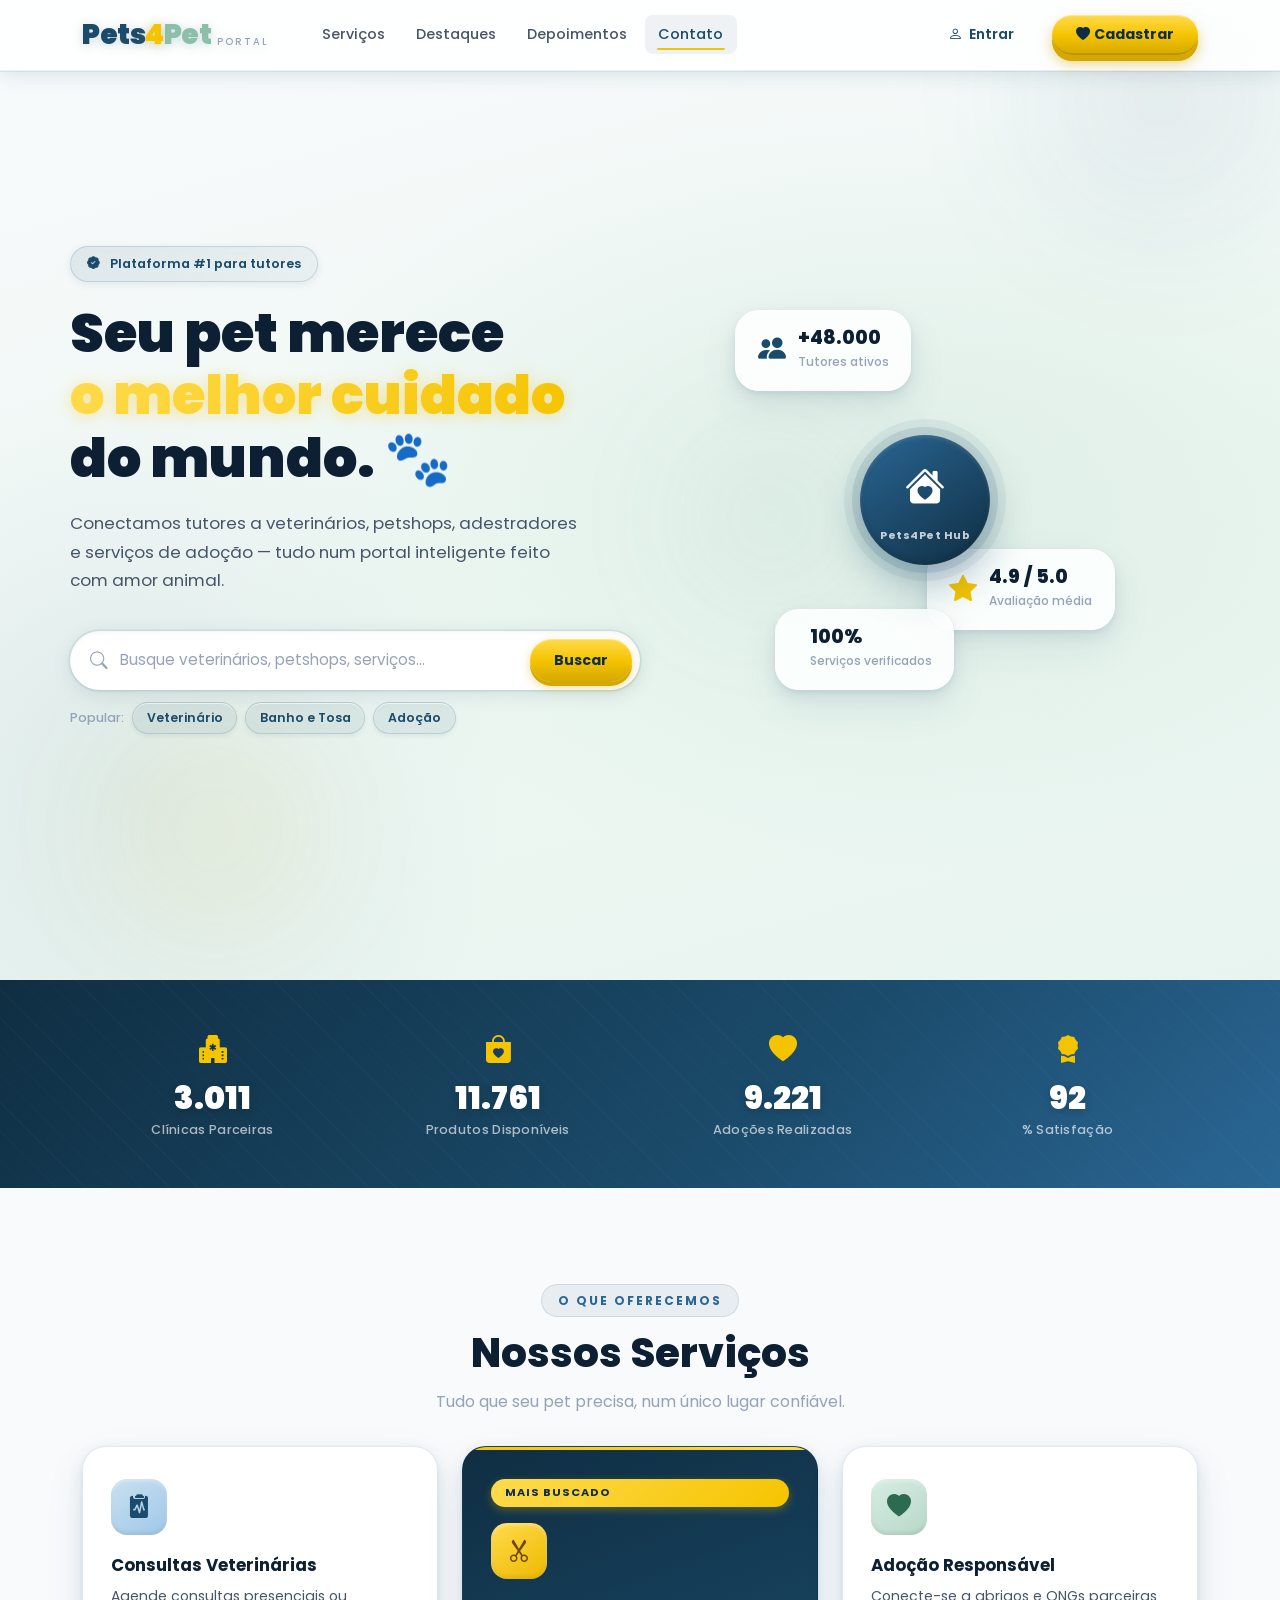
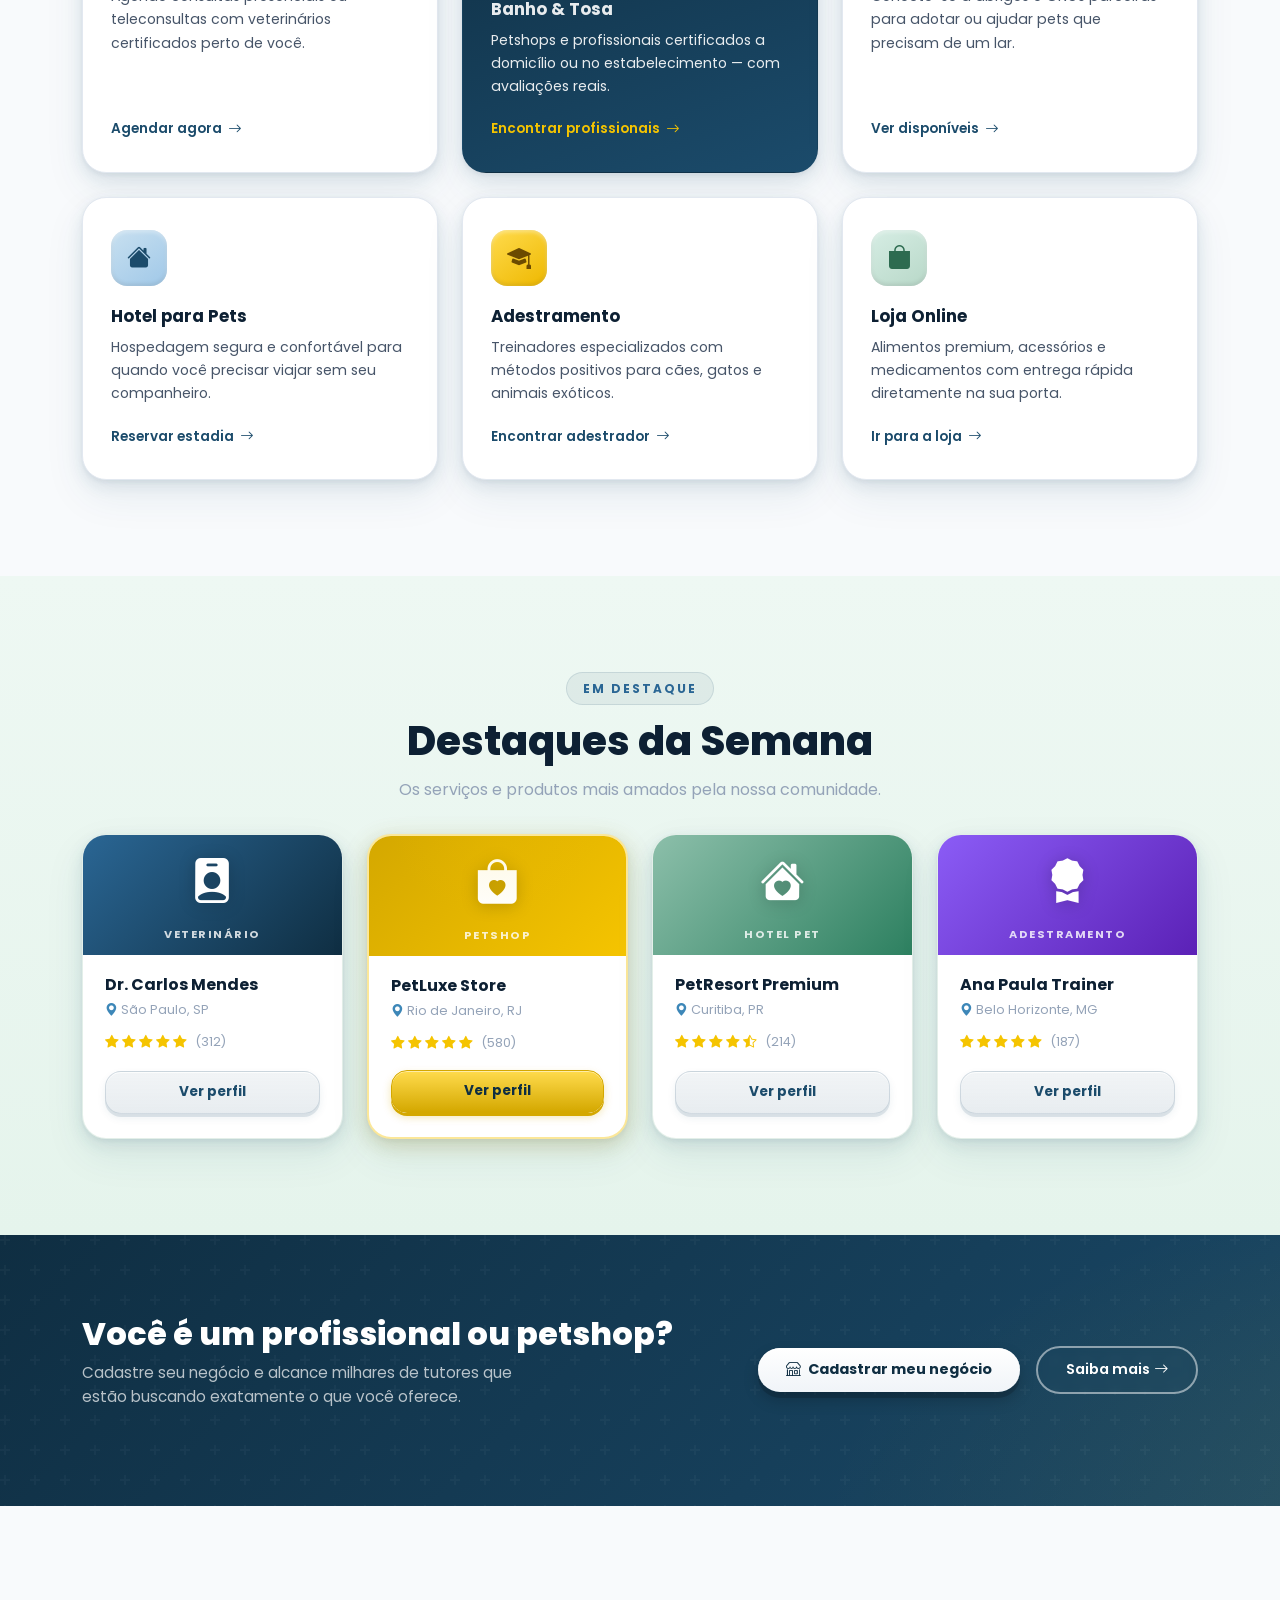
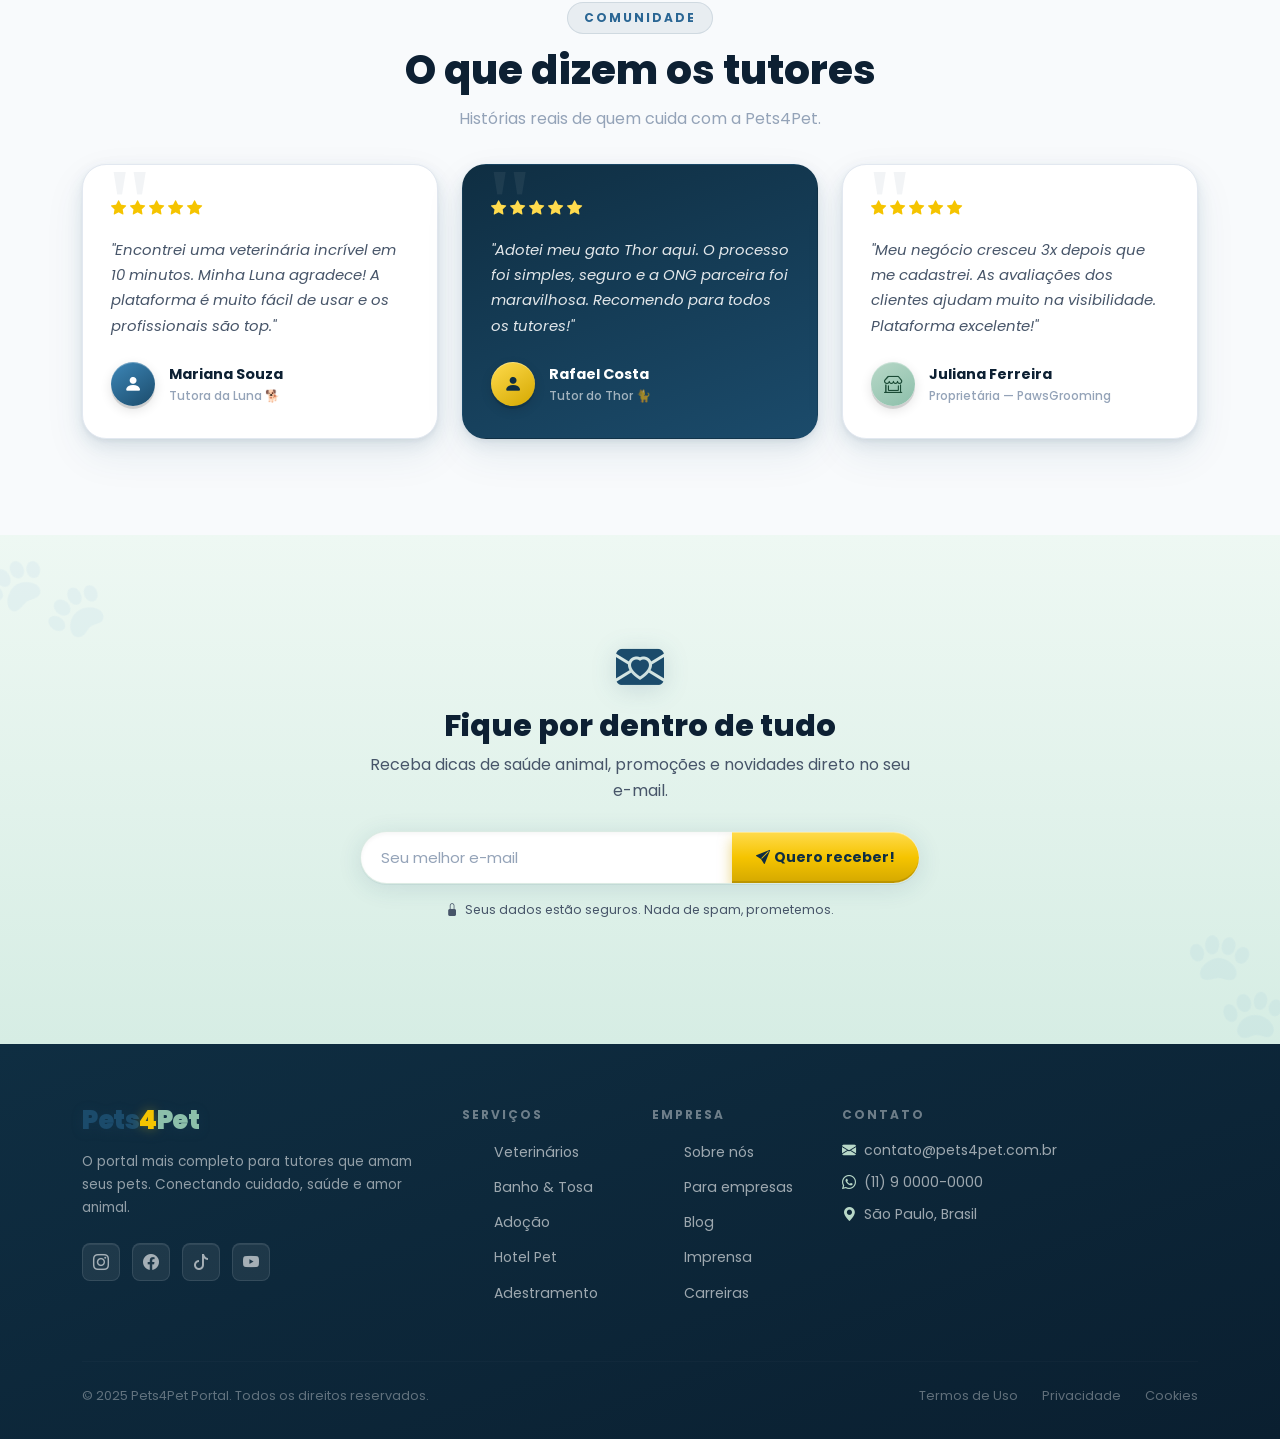
<file: index.html>
<!DOCTYPE html>
<html lang="pt-BR">
<head>
  <meta charset="UTF-8" />
  <meta name="viewport" content="width=device-width, initial-scale=1.0" />
  <meta name="description" content="Pets4Pet — O portal completo para cuidar do seu pet com amor. Serviços veterinários, adoção, produtos e muito mais." />
  <meta name="keywords" content="pets, animais, veterinário, adoção, petshop, cuidados com animais" />
  <meta property="og:title" content="Pets4Pet — Tudo para o seu melhor amigo" />
  <meta property="og:description" content="O portal mais completo para tutores que amam seus pets." />
  <meta property="og:type" content="website" />
  <title>Pets4Pet — Tudo para o seu melhor amigo</title>

  <!-- Fonts -->
  <link rel="preconnect" href="https://fonts.googleapis.com" />
  <link rel="preconnect" href="https://fonts.gstatic.com" crossorigin />
  <link href="https://fonts.googleapis.com/css2?family=Poppins:wght@300;400;500;600;700;800;900&display=swap" rel="stylesheet" />

  <!-- Bootstrap 5 -->
  <link rel="stylesheet" href="https://cdn.jsdelivr.net/npm/bootstrap@5.3.3/dist/css/bootstrap.min.css" />

  <!-- Bootstrap Icons -->
  <link rel="stylesheet" href="https://cdn.jsdelivr.net/npm/bootstrap-icons@1.11.3/font/bootstrap-icons.min.css" />

  <!-- Custom CSS -->
  <link rel="stylesheet" href="./frontend/css/style.css"/>
</head>
<body>

  <!-- Skip to main content (Accessibility) -->
  <a href="#main-content" class="skip-link">Pular para o conteúdo principal</a>

  <!-- ===================== HEADER ===================== -->
  <header class="p4p-header" role="banner">
    <nav class="navbar navbar-expand-lg" aria-label="Navegação principal">
      <div class="container">

        <!-- Logo -->
        <a class="navbar-brand p4p-logo" href="./index.html" aria-label="Pets4Pet — Página inicial">
          <span class="logo-pets">Pets</span><span class="logo-4">4</span><span class="logo-pet">Pet</span>
          <span class="logo-tagline">Portal</span>
        </a>

        <!-- Mobile toggle -->
        <button class="navbar-toggler p4p-toggler" type="button"
          data-bs-toggle="collapse" data-bs-target="#navbarMain"
          aria-controls="navbarMain" aria-expanded="false" aria-label="Abrir menu">
          <i class="bi bi-list"></i>
        </button>

        <!-- Nav links -->
        <div class="collapse navbar-collapse" id="navbarMain">
          <ul class="navbar-nav me-auto ms-4 gap-1">
            <li class="nav-item">
              <a class="nav-link p4p-nav-link" href="#servicos">Serviços</a>
            </li>
            <li class="nav-item">
              <a class="nav-link p4p-nav-link" href="#destaques">Destaques</a>
            </li>
            <li class="nav-item">
              <a class="nav-link p4p-nav-link" href="#depoimentos">Depoimentos</a>
            </li>
            <li class="nav-item">
              <a class="nav-link p4p-nav-link" href="#contato">Contato</a>
            </li>
          </ul>

          <!-- Auth buttons -->
          <div class="d-flex align-items-center gap-3">
            <a href="./frontend/login.html" class="btn p4p-btn-ghost" aria-label="Entrar na sua conta">
              <i class="bi bi-person me-1"></i> Entrar
            </a>
            <a href="./frontend/cadastro.html" class="btn p4p-btn-primary" aria-label="Criar uma conta gratuita">
              <i class="bi bi-heart-fill me-1"></i> Cadastrar
            </a>
          </div>
        </div>

      </div>
    </nav>
  </header>

  <!-- ===================== MAIN ===================== -->
  <main id="main-content">

    <!-- ===== HERO SECTION ===== -->
    <section class="p4p-hero" aria-labelledby="hero-title">
      <div class="hero-bg-orbs" aria-hidden="true">
        <span class="orb orb-1"></span>
        <span class="orb orb-2"></span>
        <span class="orb orb-3"></span>
      </div>

      <div class="container">
        <div class="row align-items-center min-vh-hero">

          <!-- Hero text -->
          <div class="col-lg-6 hero-content" data-animate="fade-up">
            <span class="p4p-badge">
              <i class="bi bi-patch-check-fill me-1"></i> Plataforma #1 para tutores
            </span>
            <h1 id="hero-title" class="p4p-hero-title">
              Seu pet merece<br/>
              <span class="highlight-yellow">o melhor cuidado</span><br/>
              do mundo. 🐾
            </h1>
            <p class="p4p-hero-sub">
              Conectamos tutores a veterinários, petshops, adestradores e serviços de adoção — tudo num portal inteligente feito com amor animal.
            </p>

            <!-- Search bar -->
            <div class="p4p-search-wrap" role="search" aria-label="Buscar serviços">
              <div class="p4p-search-box">
                <i class="bi bi-search search-icon" aria-hidden="true"></i>
                <input
                  type="search"
                  class="p4p-search-input"
                  placeholder="Busque veterinários, petshops, serviços…"
                  aria-label="Buscar serviços para seu pet"
                />
                <button class="p4p-btn-search" aria-label="Pesquisar">
                  Buscar
                </button>
              </div>
              <div class="search-tags" aria-label="Buscas populares">
                <span class="tag-label">Popular:</span>
                <button class="p4p-tag" type="button">Veterinário</button>
                <button class="p4p-tag" type="button">Banho e Tosa</button>
                <button class="p4p-tag" type="button">Adoção</button>
              </div>
            </div>
          </div>

          <!-- Hero visual -->
          <div class="col-lg-6 hero-visual-col d-none d-lg-flex" data-animate="fade-left">
            <div class="hero-card-stack" aria-hidden="true">

              <!-- Floating stat cards -->
              <div class="hero-stat-card card-blue">
                <i class="bi bi-people-fill"></i>
                <div>
                  <strong>+48.000</strong>
                  <span>Tutores ativos</span>
                </div>
              </div>

              <div class="hero-stat-card card-yellow">
                <i class="bi bi-star-fill"></i>
                <div>
                  <strong>4.9 / 5.0</strong>
                  <span>Avaliação média</span>
                </div>
              </div>

              <div class="hero-stat-card card-green">
                <i class="bi bi-shield-check-fill"></i>
                <div>
                  <strong>100%</strong>
                  <span>Serviços verificados</span>
                </div>
              </div>

              <!-- Central illustration -->
              <div class="hero-illustration-hub">
                <i class="bi bi-house-heart-fill hub-icon"></i>
                <span class="hub-label">Pets4Pet Hub</span>
              </div>

            </div>
          </div>

        </div>
      </div>
    </section>

    <!-- ===== STATS BAR ===== -->
    <section class="p4p-stats-bar" aria-label="Números do portal">
      <div class="container">
        <div class="row g-4 justify-content-center text-center">
          <div class="col-6 col-md-3" data-animate="fade-up" data-delay="0">
            <div class="stat-item">
              <i class="bi bi-hospital-fill stat-icon"></i>
              <strong class="stat-number" data-target="3200">0</strong>
              <span class="stat-label">Clínicas Parceiras</span>
            </div>
          </div>
          <div class="col-6 col-md-3" data-animate="fade-up" data-delay="100">
            <div class="stat-item">
              <i class="bi bi-bag-heart-fill stat-icon"></i>
              <strong class="stat-number" data-target="12500">0</strong>
              <span class="stat-label">Produtos Disponíveis</span>
            </div>
          </div>
          <div class="col-6 col-md-3" data-animate="fade-up" data-delay="200">
            <div class="stat-item">
              <i class="bi bi-heart-fill stat-icon"></i>
              <strong class="stat-number" data-target="9800">0</strong>
              <span class="stat-label">Adoções Realizadas</span>
            </div>
          </div>
          <div class="col-6 col-md-3" data-animate="fade-up" data-delay="300">
            <div class="stat-item">
              <i class="bi bi-award-fill stat-icon"></i>
              <strong class="stat-number" data-target="98">0</strong>
              <span class="stat-label">% Satisfação</span>
            </div>
          </div>
        </div>
      </div>
    </section>

    <!-- ===== SERVIÇOS ===== -->
    <section class="p4p-section p4p-services" id="servicos" aria-labelledby="services-title">
      <div class="container">

        <div class="section-header text-center" data-animate="fade-up">
          <span class="p4p-section-tag">O que oferecemos</span>
          <h2 id="services-title" class="p4p-section-title">Nossos Serviços</h2>
          <p class="p4p-section-sub">Tudo que seu pet precisa, num único lugar confiável.</p>
        </div>

        <div class="row g-4 mt-2">

          <div class="col-sm-6 col-lg-4" data-animate="fade-up" data-delay="0">
            <article class="p4p-service-card">
              <div class="service-icon-wrap icon-blue">
                <i class="bi bi-clipboard2-pulse-fill" aria-hidden="true"></i>
              </div>
              <h3 class="service-title">Consultas Veterinárias</h3>
              <p class="service-desc">Agende consultas presenciais ou teleconsultas com veterinários certificados perto de você.</p>
              <a href="#" class="service-cta">Agendar agora <i class="bi bi-arrow-right"></i></a>
            </article>
          </div>

          <div class="col-sm-6 col-lg-4" data-animate="fade-up" data-delay="100">
            <article class="p4p-service-card service-card-featured">
              <div class="service-featured-badge">Mais buscado</div>
              <div class="service-icon-wrap icon-yellow">
                <i class="bi bi-scissors" aria-hidden="true"></i>
              </div>
              <h3 class="service-title">Banho & Tosa</h3>
              <p class="service-desc">Petshops e profissionais certificados a domicílio ou no estabelecimento — com avaliações reais.</p>
              <a href="#" class="service-cta">Encontrar profissionais <i class="bi bi-arrow-right"></i></a>
            </article>
          </div>

          <div class="col-sm-6 col-lg-4" data-animate="fade-up" data-delay="200">
            <article class="p4p-service-card">
              <div class="service-icon-wrap icon-green">
                <i class="bi bi-heart-fill" aria-hidden="true"></i>
              </div>
              <h3 class="service-title">Adoção Responsável</h3>
              <p class="service-desc">Conecte-se a abrigos e ONGs parceiras para adotar ou ajudar pets que precisam de um lar.</p>
              <a href="#" class="service-cta">Ver disponíveis <i class="bi bi-arrow-right"></i></a>
            </article>
          </div>

          <div class="col-sm-6 col-lg-4" data-animate="fade-up" data-delay="300">
            <article class="p4p-service-card">
              <div class="service-icon-wrap icon-blue">
                <i class="bi bi-house-fill" aria-hidden="true"></i>
              </div>
              <h3 class="service-title">Hotel para Pets</h3>
              <p class="service-desc">Hospedagem segura e confortável para quando você precisar viajar sem seu companheiro.</p>
              <a href="#" class="service-cta">Reservar estadia <i class="bi bi-arrow-right"></i></a>
            </article>
          </div>

          <div class="col-sm-6 col-lg-4" data-animate="fade-up" data-delay="400">
            <article class="p4p-service-card">
              <div class="service-icon-wrap icon-yellow">
                <i class="bi bi-mortarboard-fill" aria-hidden="true"></i>
              </div>
              <h3 class="service-title">Adestramento</h3>
              <p class="service-desc">Treinadores especializados com métodos positivos para cães, gatos e animais exóticos.</p>
              <a href="#" class="service-cta">Encontrar adestrador <i class="bi bi-arrow-right"></i></a>
            </article>
          </div>

          <div class="col-sm-6 col-lg-4" data-animate="fade-up" data-delay="500">
            <article class="p4p-service-card">
              <div class="service-icon-wrap icon-green">
                <i class="bi bi-bag-fill" aria-hidden="true"></i>
              </div>
              <h3 class="service-title">Loja Online</h3>
              <p class="service-desc">Alimentos premium, acessórios e medicamentos com entrega rápida diretamente na sua porta.</p>
              <a href="#" class="service-cta">Ir para a loja <i class="bi bi-arrow-right"></i></a>
            </article>
          </div>

        </div>
      </div>
    </section>

    <!-- ===== DESTAQUES ===== -->
    <section class="p4p-section p4p-highlights" id="destaques" aria-labelledby="highlights-title">
      <div class="container">

        <div class="section-header text-center" data-animate="fade-up">
          <span class="p4p-section-tag">Em destaque</span>
          <h2 id="highlights-title" class="p4p-section-title">Destaques da Semana</h2>
          <p class="p4p-section-sub">Os serviços e produtos mais amados pela nossa comunidade.</p>
        </div>

        <div class="row g-4 mt-2">

          <div class="col-md-6 col-xl-3" data-animate="fade-up" data-delay="0">
            <article class="p4p-highlight-card">
              <div class="highlight-thumb highlight-vet">
                <i class="bi bi-person-badge-fill"></i>
                <span class="highlight-category">Veterinário</span>
              </div>
              <div class="highlight-body">
                <h4 class="highlight-name">Dr. Carlos Mendes</h4>
                <p class="highlight-location"><i class="bi bi-geo-alt-fill"></i> São Paulo, SP</p>
                <div class="highlight-rating" aria-label="Avaliação: 5 de 5 estrelas">
                  <i class="bi bi-star-fill"></i><i class="bi bi-star-fill"></i>
                  <i class="bi bi-star-fill"></i><i class="bi bi-star-fill"></i>
                  <i class="bi bi-star-fill"></i>
                  <span>(312)</span>
                </div>
                <button class="p4p-btn-card" type="button">Ver perfil</button>
              </div>
            </article>
          </div>

          <div class="col-md-6 col-xl-3" data-animate="fade-up" data-delay="100">
            <article class="p4p-highlight-card highlight-card-featured">
              <div class="highlight-thumb highlight-shop">
                <i class="bi bi-bag-heart-fill"></i>
                <span class="highlight-category">Petshop</span>
              </div>
              <div class="highlight-body">
                <h4 class="highlight-name">PetLuxe Store</h4>
                <p class="highlight-location"><i class="bi bi-geo-alt-fill"></i> Rio de Janeiro, RJ</p>
                <div class="highlight-rating" aria-label="Avaliação: 5 de 5 estrelas">
                  <i class="bi bi-star-fill"></i><i class="bi bi-star-fill"></i>
                  <i class="bi bi-star-fill"></i><i class="bi bi-star-fill"></i>
                  <i class="bi bi-star-fill"></i>
                  <span>(580)</span>
                </div>
                <button class="p4p-btn-card btn-card-yellow" type="button">Ver perfil</button>
              </div>
            </article>
          </div>

          <div class="col-md-6 col-xl-3" data-animate="fade-up" data-delay="200">
            <article class="p4p-highlight-card">
              <div class="highlight-thumb highlight-hotel">
                <i class="bi bi-house-heart-fill"></i>
                <span class="highlight-category">Hotel Pet</span>
              </div>
              <div class="highlight-body">
                <h4 class="highlight-name">PetResort Premium</h4>
                <p class="highlight-location"><i class="bi bi-geo-alt-fill"></i> Curitiba, PR</p>
                <div class="highlight-rating" aria-label="Avaliação: 4 de 5 estrelas">
                  <i class="bi bi-star-fill"></i><i class="bi bi-star-fill"></i>
                  <i class="bi bi-star-fill"></i><i class="bi bi-star-fill"></i>
                  <i class="bi bi-star-half"></i>
                  <span>(214)</span>
                </div>
                <button class="p4p-btn-card" type="button">Ver perfil</button>
              </div>
            </article>
          </div>

          <div class="col-md-6 col-xl-3" data-animate="fade-up" data-delay="300">
            <article class="p4p-highlight-card">
              <div class="highlight-thumb highlight-trainer">
                <i class="bi bi-award-fill"></i>
                <span class="highlight-category">Adestramento</span>
              </div>
              <div class="highlight-body">
                <h4 class="highlight-name">Ana Paula Trainer</h4>
                <p class="highlight-location"><i class="bi bi-geo-alt-fill"></i> Belo Horizonte, MG</p>
                <div class="highlight-rating" aria-label="Avaliação: 5 de 5 estrelas">
                  <i class="bi bi-star-fill"></i><i class="bi bi-star-fill"></i>
                  <i class="bi bi-star-fill"></i><i class="bi bi-star-fill"></i>
                  <i class="bi bi-star-fill"></i>
                  <span>(187)</span>
                </div>
                <button class="p4p-btn-card" type="button">Ver perfil</button>
              </div>
            </article>
          </div>

        </div>
      </div>
    </section>

    <!-- ===== CTA BANNER ===== -->
    <section class="p4p-cta-banner" aria-labelledby="cta-title">
      <div class="container">
        <div class="cta-inner" data-animate="fade-up">
          <div class="cta-text">
            <h2 id="cta-title">Você é um profissional ou petshop?</h2>
            <p>Cadastre seu negócio e alcance milhares de tutores que estão buscando exatamente o que você oferece.</p>
          </div>
          <div class="cta-actions">
            <a href="./frontend/cadastro.html" class="btn p4p-btn-white">
              <i class="bi bi-shop me-2"></i>Cadastrar meu negócio
            </a>
            <a href="./frontend/cadastro.html" class="btn p4p-btn-outline-white">
              Saiba mais <i class="bi bi-arrow-right ms-1"></i>
            </a>
          </div>
        </div>
      </div>
    </section>

    <!-- ===== DEPOIMENTOS ===== -->
    <section class="p4p-section p4p-testimonials" id="depoimentos" aria-labelledby="testimonials-title">
      <div class="container">

        <div class="section-header text-center" data-animate="fade-up">
          <span class="p4p-section-tag">Comunidade</span>
          <h2 id="testimonials-title" class="p4p-section-title">O que dizem os tutores</h2>
          <p class="p4p-section-sub">Histórias reais de quem cuida com a Pets4Pet.</p>
        </div>

        <div class="row g-4 mt-2">

          <div class="col-md-6 col-lg-4" data-animate="fade-up" data-delay="0">
            <blockquote class="p4p-testimonial-card">
              <div class="testimonial-stars" aria-label="5 estrelas">
                <i class="bi bi-star-fill"></i><i class="bi bi-star-fill"></i>
                <i class="bi bi-star-fill"></i><i class="bi bi-star-fill"></i>
                <i class="bi bi-star-fill"></i>
              </div>
              <p class="testimonial-text">"Encontrei uma veterinária incrível em 10 minutos. Minha Luna agradece! A plataforma é muito fácil de usar e os profissionais são top."</p>
              <footer class="testimonial-author">
                <div class="author-avatar avatar-blue">
                  <i class="bi bi-person-fill"></i>
                </div>
                <div>
                  <cite class="author-name">Mariana Souza</cite>
                  <span class="author-pet">Tutora da Luna 🐕</span>
                </div>
              </footer>
            </blockquote>
          </div>

          <div class="col-md-6 col-lg-4" data-animate="fade-up" data-delay="100">
            <blockquote class="p4p-testimonial-card testimonial-card-featured">
              <div class="testimonial-stars" aria-label="5 estrelas">
                <i class="bi bi-star-fill"></i><i class="bi bi-star-fill"></i>
                <i class="bi bi-star-fill"></i><i class="bi bi-star-fill"></i>
                <i class="bi bi-star-fill"></i>
              </div>
              <p class="testimonial-text">"Adotei meu gato Thor aqui. O processo foi simples, seguro e a ONG parceira foi maravilhosa. Recomendo para todos os tutores!"</p>
              <footer class="testimonial-author">
                <div class="author-avatar avatar-yellow">
                  <i class="bi bi-person-fill"></i>
                </div>
                <div>
                  <cite class="author-name">Rafael Costa</cite>
                  <span class="author-pet">Tutor do Thor 🐈</span>
                </div>
              </footer>
            </blockquote>
          </div>

          <div class="col-md-6 col-lg-4" data-animate="fade-up" data-delay="200">
            <blockquote class="p4p-testimonial-card">
              <div class="testimonial-stars" aria-label="5 estrelas">
                <i class="bi bi-star-fill"></i><i class="bi bi-star-fill"></i>
                <i class="bi bi-star-fill"></i><i class="bi bi-star-fill"></i>
                <i class="bi bi-star-fill"></i>
              </div>
              <p class="testimonial-text">"Meu negócio cresceu 3x depois que me cadastrei. As avaliações dos clientes ajudam muito na visibilidade. Plataforma excelente!"</p>
              <footer class="testimonial-author">
                <div class="author-avatar avatar-green">
                  <i class="bi bi-shop-window"></i>
                </div>
                <div>
                  <cite class="author-name">Juliana Ferreira</cite>
                  <span class="author-pet">Proprietária — PawsGrooming</span>
                </div>
              </footer>
            </blockquote>
          </div>

        </div>
      </div>
    </section>

    <!-- ===== CONTATO / NEWSLETTER ===== -->
    <section class="p4p-section p4p-newsletter" id="contato" aria-labelledby="newsletter-title">
      <div class="container">
        <div class="newsletter-inner" data-animate="fade-up">
          <i class="bi bi-envelope-heart-fill newsletter-icon" aria-hidden="true"></i>
          <h2 id="newsletter-title">Fique por dentro de tudo</h2>
          <p>Receba dicas de saúde animal, promoções e novidades direto no seu e-mail.</p>
          <div class="newsletter-form" role="form" aria-label="Formulário de newsletter">
            <label for="newsletter-email" class="visually-hidden">Seu melhor e-mail</label>
            <input
              type="email"
              id="newsletter-email"
              class="newsletter-input"
              placeholder="Seu melhor e-mail"
              aria-required="true"
            />
            <button class="btn p4p-btn-primary newsletter-submit" type="button" id="newsletter-btn">
              <i class="bi bi-send-fill me-1"></i> Quero receber!
            </button>
          </div>
          <p class="newsletter-privacy">
            <i class="bi bi-lock-fill me-1"></i>
            Seus dados estão seguros. Nada de spam, prometemos.
          </p>
        </div>
      </div>
    </section>

  </main>

  <!-- ===================== FOOTER ===================== -->
  <footer class="p4p-footer" role="contentinfo">
    <div class="container">
      <div class="row g-4">

        <div class="col-lg-4">
          <a class="p4p-logo footer-logo" href="/" aria-label="Pets4Pet — Página inicial">
            <span class="logo-pets">Pets</span><span class="logo-4">4</span><span class="logo-pet">Pet</span>
          </a>
          <p class="footer-about">O portal mais completo para tutores que amam seus pets. Conectando cuidado, saúde e amor animal.</p>
          <div class="footer-social" aria-label="Redes sociais">
            <a href="#" aria-label="Instagram Pets4Pet"><i class="bi bi-instagram"></i></a>
            <a href="#" aria-label="Facebook Pets4Pet"><i class="bi bi-facebook"></i></a>
            <a href="#" aria-label="TikTok Pets4Pet"><i class="bi bi-tiktok"></i></a>
            <a href="#" aria-label="YouTube Pets4Pet"><i class="bi bi-youtube"></i></a>
          </div>
        </div>

        <div class="col-6 col-lg-2">
          <h3 class="footer-col-title">Serviços</h3>
          <ul class="footer-links">
            <li><a href="#">Veterinários</a></li>
            <li><a href="#">Banho & Tosa</a></li>
            <li><a href="#">Adoção</a></li>
            <li><a href="#">Hotel Pet</a></li>
            <li><a href="#">Adestramento</a></li>
          </ul>
        </div>

        <div class="col-6 col-lg-2">
          <h3 class="footer-col-title">Empresa</h3>
          <ul class="footer-links">
            <li><a href="#">Sobre nós</a></li>
            <li><a href="#">Para empresas</a></li>
            <li><a href="#">Blog</a></li>
            <li><a href="#">Imprensa</a></li>
            <li><a href="#">Carreiras</a></li>
          </ul>
        </div>

        <div class="col-lg-4">
          <h3 class="footer-col-title">Contato</h3>
          <address class="footer-contact">
            <p><i class="bi bi-envelope-fill me-2"></i>contato@pets4pet.com.br</p>
            <p><i class="bi bi-whatsapp me-2"></i>(11) 9 0000-0000</p>
            <p><i class="bi bi-geo-alt-fill me-2"></i>São Paulo, Brasil</p>
          </address>
        </div>

      </div>

      <hr class="footer-divider" />

      <div class="footer-bottom">
        <p>&copy; 2025 Pets4Pet Portal. Todos os direitos reservados.</p>
        <div class="footer-legal">
          <a href="#">Termos de Uso</a>
          <a href="#">Privacidade</a>
          <a href="#">Cookies</a>
        </div>
      </div>

    </div>
  </footer>

  <!-- Toast notification -->
  <div class="p4p-toast" id="toast" role="alert" aria-live="polite" aria-atomic="true">
    <i class="bi bi-check-circle-fill toast-icon"></i>
    <span id="toast-msg">Ação realizada com sucesso!</span>
  </div>

  <!-- Bootstrap JS -->
  <script src="https://cdn.jsdelivr.net/npm/bootstrap@5.3.3/dist/js/bootstrap.bundle.min.js"></script>
  <!-- Custom JS -->
  <script src="./frontend/js/script.js"></script>
</body>
</html>
</file>
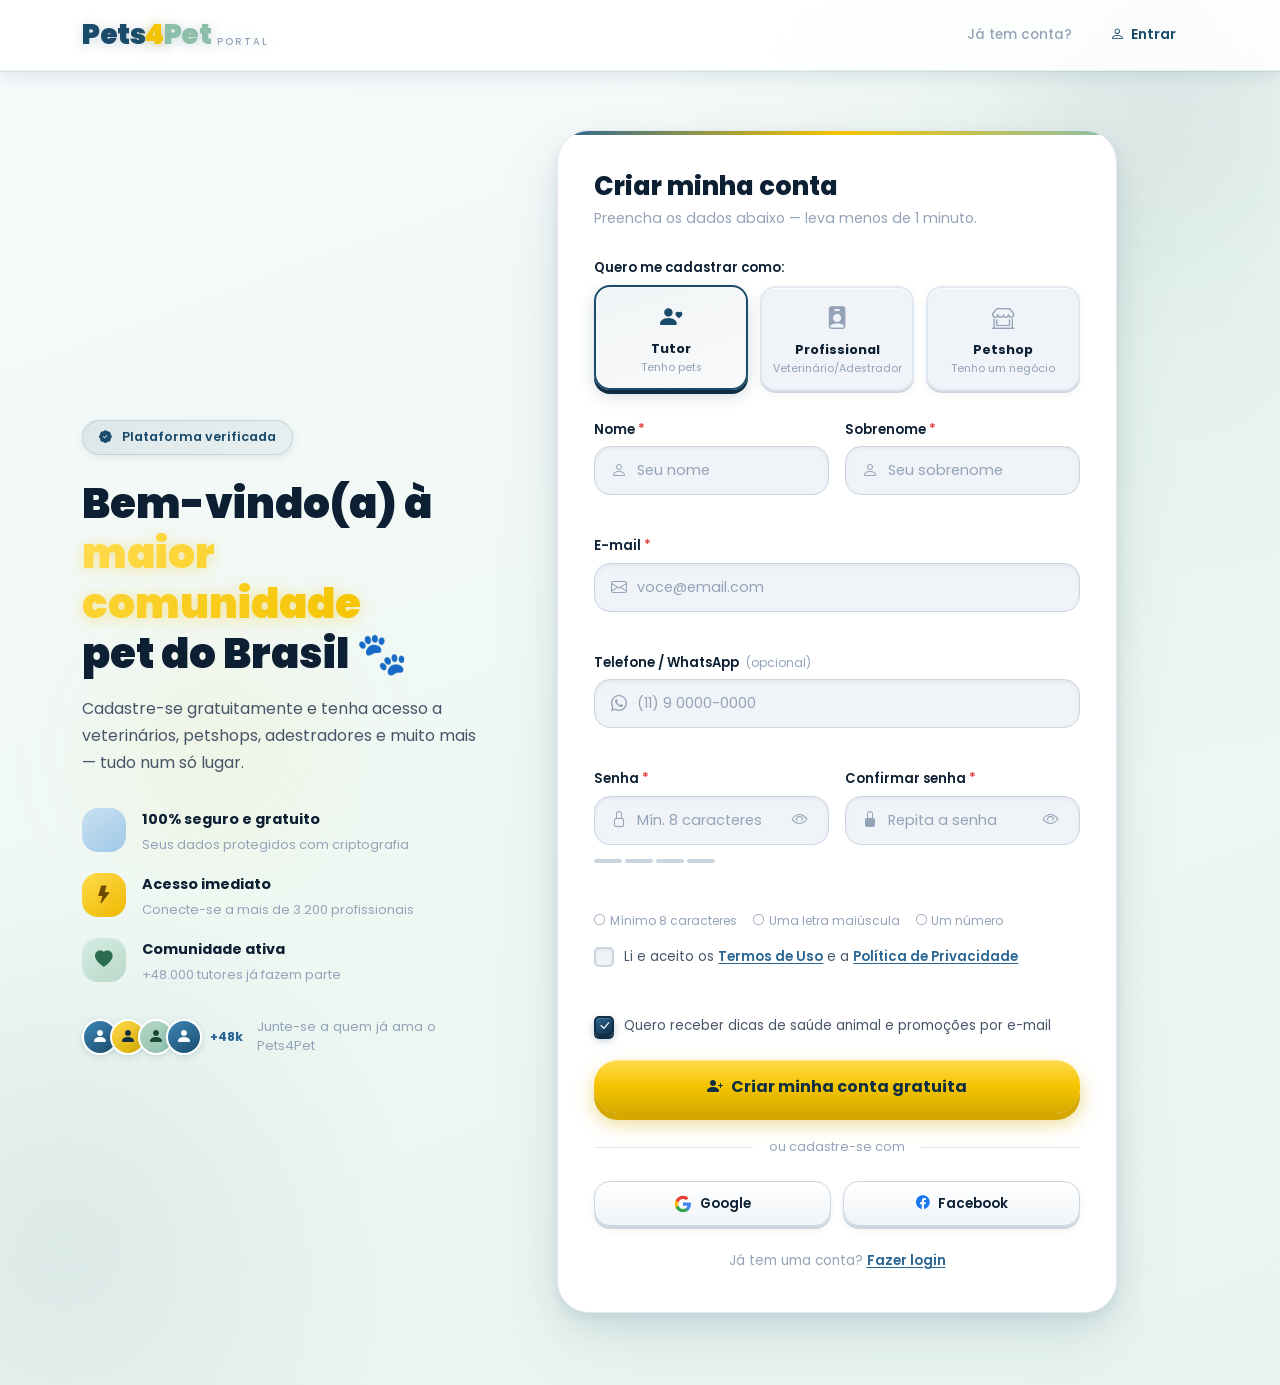
<file: frontend/cadastro.html>
<!DOCTYPE html>
<html lang="pt-BR">
<head>
  <meta charset="UTF-8" />
  <meta name="viewport" content="width=device-width, initial-scale=1.0" />
  <meta name="description" content="Pets4Pet — Crie sua conta gratuita e comece a cuidar do seu pet com o melhor da plataforma." />
  <title>Cadastrar — Pets4Pet</title>

  <!-- Fonts -->
  <link rel="preconnect" href="https://fonts.googleapis.com" />
  <link rel="preconnect" href="https://fonts.gstatic.com" crossorigin />
  <link href="https://fonts.googleapis.com/css2?family=Poppins:wght@300;400;500;600;700;800;900&display=swap" rel="stylesheet" />

  <!-- Bootstrap 5 -->
  <link rel="stylesheet" href="https://cdn.jsdelivr.net/npm/bootstrap@5.3.3/dist/css/bootstrap.min.css" />

  <!-- Bootstrap Icons -->
  <link rel="stylesheet" href="https://cdn.jsdelivr.net/npm/bootstrap-icons@1.11.3/font/bootstrap-icons.min.css" />

  <!-- Shared tokens -->
  <link rel="stylesheet" href="./css/style.css" />
  <link rel="stylesheet" href="./css/cadastro.css" />
</head>
<body class="cad-body">

  <a href="#main-content" class="skip-link">Pular para o conteúdo principal</a>

  <!-- ── HEADER ─────────────────────────────────────────── -->
  <header class="p4p-header" role="banner">
    <nav class="navbar navbar-expand-lg" aria-label="Navegação principal">
      <div class="container">
        <a class="navbar-brand p4p-logo" href="../index.html" aria-label="Pets4Pet — Página inicial">
          <span class="logo-pets">Pets</span><span class="logo-4">4</span><span class="logo-pet">Pet</span>
          <span class="logo-tagline">Portal</span>
        </a>
        <div class="ms-auto d-flex align-items-center gap-3">
          <span class="cad-header-text">Já tem conta?</span>
          <a href="./login.html" class="btn p4p-btn-ghost">
            <i class="bi bi-person me-1"></i> Entrar
          </a>
        </div>
      </div>
    </nav>
  </header>

  <!-- ── MAIN ───────────────────────────────────────────── -->
  <main id="main-content" class="cad-main">

    <!-- Orbs decorativos -->
    <div class="cad-orbs" aria-hidden="true">
      <span class="orb orb-1"></span>
      <span class="orb orb-2"></span>
      <span class="orb orb-3"></span>
    </div>

    <div class="container">
      <div class="row justify-content-center align-items-stretch min-vh-cad">

        <!-- ── COLUNA ESQUERDA: branding ───────────────── -->
        <div class="col-lg-5 d-none d-lg-flex cad-brand-col" data-animate="fade-up">
          <div class="cad-brand-inner">

            <div class="cad-brand-badge">
              <i class="bi bi-patch-check-fill me-1"></i> Plataforma verificada
            </div>

            <h1 class="cad-brand-title">
              Bem-vindo(a) à<br/>
              <span class="highlight-yellow">maior comunidade</span><br/>
              pet do Brasil 🐾
            </h1>
            <p class="cad-brand-sub">
              Cadastre-se gratuitamente e tenha acesso a veterinários, petshops, adestradores e muito mais — tudo num só lugar.
            </p>

            <!-- Benefícios -->
            <ul class="cad-benefits" aria-label="Benefícios do cadastro">
              <li class="cad-benefit">
                <span class="benefit-icon icon-blue"><i class="bi bi-shield-check-fill"></i></span>
                <div>
                  <strong>100% seguro e gratuito</strong>
                  <span>Seus dados protegidos com criptografia</span>
                </div>
              </li>
              <li class="cad-benefit">
                <span class="benefit-icon icon-yellow"><i class="bi bi-lightning-fill"></i></span>
                <div>
                  <strong>Acesso imediato</strong>
                  <span>Conecte-se a mais de 3.200 profissionais</span>
                </div>
              </li>
              <li class="cad-benefit">
                <span class="benefit-icon icon-green"><i class="bi bi-heart-fill"></i></span>
                <div>
                  <strong>Comunidade ativa</strong>
                  <span>+48.000 tutores já fazem parte</span>
                </div>
              </li>
            </ul>

            <!-- Avatares de tutores -->
            <div class="cad-social-proof">
              <div class="proof-avatars" aria-hidden="true">
                <span class="proof-avatar avatar-blue"><i class="bi bi-person-fill"></i></span>
                <span class="proof-avatar avatar-yellow"><i class="bi bi-person-fill"></i></span>
                <span class="proof-avatar avatar-green"><i class="bi bi-person-fill"></i></span>
                <span class="proof-avatar avatar-blue"><i class="bi bi-person-fill"></i></span>
                <span class="proof-more">+48k</span>
              </div>
              <p>Junte-se a quem já ama o Pets4Pet</p>
            </div>

          </div>
        </div>

        <!-- ── COLUNA DIREITA: formulário ──────────────── -->
        <div class="col-lg-7 cad-form-col" data-animate="fade-left">
          <div class="cad-form-card">

            <!-- Cabeçalho do card -->
            <div class="cad-form-header">
              <div class="cad-form-logo-wrap d-lg-none">
                <a href="/" class="p4p-logo cad-inner-logo">
                  <span class="logo-pets">Pets</span><span class="logo-4">4</span><span class="logo-pet">Pet</span>
                </a>
              </div>
              <h2 class="cad-form-title">Criar minha conta</h2>
              <p class="cad-form-sub">Preencha os dados abaixo — leva menos de 1 minuto.</p>
            </div>

            <!-- ── TIPO DE CONTA ────────────────────────── -->
            <div class="cad-tipo-group" role="group" aria-labelledby="tipo-label">
              <span id="tipo-label" class="cad-field-label">Quero me cadastrar como:</span>
              <div class="cad-tipo-options">
                <label class="cad-tipo-opt cad-tipo-active">
                  <input type="radio" name="tipo" value="tutor" checked class="visually-hidden" />
                  <span class="tipo-icon"><i class="bi bi-person-heart"></i></span>
                  <span class="tipo-label">Tutor</span>
                  <span class="tipo-desc">Tenho pets</span>
                </label>
                <label class="cad-tipo-opt">
                  <input type="radio" name="tipo" value="profissional" class="visually-hidden" />
                  <span class="tipo-icon"><i class="bi bi-person-badge-fill"></i></span>
                  <span class="tipo-label">Profissional</span>
                  <span class="tipo-desc">Veterinário/Adestrador</span>
                </label>
                <label class="cad-tipo-opt">
                  <input type="radio" name="tipo" value="petshop" class="visually-hidden" />
                  <span class="tipo-icon"><i class="bi bi-shop-window"></i></span>
                  <span class="tipo-label">Petshop</span>
                  <span class="tipo-desc">Tenho um negócio</span>
                </label>
              </div>
            </div>

            <!-- ── FORMULÁRIO ──────────────────────────── -->
            <form id="cad-form" novalidate autocomplete="on">

              <!-- Nome + Sobrenome -->
              <div class="row g-3 mb-3">
                <div class="col-sm-6">
                  <div class="cad-field-wrap">
                    <label for="nome" class="cad-field-label">
                      Nome <span class="cad-required" aria-hidden="true">*</span>
                    </label>
                    <div class="cad-input-box" id="box-nome">
                      <i class="bi bi-person cad-input-icon" aria-hidden="true"></i>
                      <input
                        type="text" id="nome" name="nome"
                        class="cad-input" placeholder="Seu nome"
                        autocomplete="given-name"
                        required minlength="2" maxlength="120"
                        aria-required="true"
                      />
                    </div>
                    <span class="cad-field-error" id="err-nome" role="alert"></span>
                  </div>
                </div>
                <div class="col-sm-6">
                  <div class="cad-field-wrap">
                    <label for="sobrenome" class="cad-field-label">
                      Sobrenome <span class="cad-required" aria-hidden="true">*</span>
                    </label>
                    <div class="cad-input-box" id="box-sobrenome">
                      <i class="bi bi-person cad-input-icon" aria-hidden="true"></i>
                      <input
                        type="text" id="sobrenome" name="sobrenome"
                        class="cad-input" placeholder="Seu sobrenome"
                        autocomplete="family-name"
                        required minlength="2" maxlength="120"
                        aria-required="true"
                      />
                    </div>
                    <span class="cad-field-error" id="err-sobrenome" role="alert"></span>
                  </div>
                </div>
              </div>

              <!-- E-mail -->
              <div class="cad-field-wrap mb-3">
                <label for="email" class="cad-field-label">
                  E-mail <span class="cad-required" aria-hidden="true">*</span>
                </label>
                <div class="cad-input-box" id="box-email">
                  <i class="bi bi-envelope cad-input-icon" aria-hidden="true"></i>
                  <input
                    type="email" id="email" name="email"
                    class="cad-input" placeholder="voce@email.com"
                    autocomplete="email"
                    required
                    aria-required="true"
                    aria-describedby="err-email"
                  />
                  <span class="cad-input-status" id="email-status" aria-hidden="true"></span>
                </div>
                <span class="cad-field-error" id="err-email" role="alert"></span>
              </div>

              <!-- Telefone -->
              <div class="cad-field-wrap mb-3">
                <label for="telefone" class="cad-field-label">
                  Telefone / WhatsApp
                  <span class="cad-optional">(opcional)</span>
                </label>
                <div class="cad-input-box" id="box-telefone">
                  <i class="bi bi-whatsapp cad-input-icon" aria-hidden="true"></i>
                  <input
                    type="tel" id="telefone" name="telefone"
                    class="cad-input" placeholder="(11) 9 0000-0000"
                    autocomplete="tel"
                    aria-describedby="err-telefone"
                  />
                </div>
                <span class="cad-field-error" id="err-telefone" role="alert"></span>
              </div>

              <!-- Senha -->
              <div class="row g-3 mb-3">
                <div class="col-sm-6">
                  <div class="cad-field-wrap">
                    <label for="senha" class="cad-field-label">
                      Senha <span class="cad-required" aria-hidden="true">*</span>
                    </label>
                    <div class="cad-input-box" id="box-senha">
                      <i class="bi bi-lock cad-input-icon" aria-hidden="true"></i>
                      <input
                        type="password" id="senha" name="senha"
                        class="cad-input" placeholder="Mín. 8 caracteres"
                        autocomplete="new-password"
                        required minlength="8"
                        aria-required="true"
                        aria-describedby="senha-strength err-senha"
                      />
                      <button type="button" class="cad-toggle-pw" aria-label="Mostrar senha" data-target="senha">
                        <i class="bi bi-eye"></i>
                      </button>
                    </div>
                    <!-- Força da senha -->
                    <div class="cad-strength" id="senha-strength" aria-live="polite">
                      <div class="strength-bars">
                        <span class="strength-bar" data-idx="0"></span>
                        <span class="strength-bar" data-idx="1"></span>
                        <span class="strength-bar" data-idx="2"></span>
                        <span class="strength-bar" data-idx="3"></span>
                      </div>
                      <span class="strength-label" id="strength-label"></span>
                    </div>
                    <span class="cad-field-error" id="err-senha" role="alert"></span>
                  </div>
                </div>
                <div class="col-sm-6">
                  <div class="cad-field-wrap">
                    <label for="confirmar_senha" class="cad-field-label">
                      Confirmar senha <span class="cad-required" aria-hidden="true">*</span>
                    </label>
                    <div class="cad-input-box" id="box-confirmar">
                      <i class="bi bi-lock-fill cad-input-icon" aria-hidden="true"></i>
                      <input
                        type="password" id="confirmar_senha" name="confirmar_senha"
                        class="cad-input" placeholder="Repita a senha"
                        autocomplete="new-password"
                        required
                        aria-required="true"
                        aria-describedby="err-confirmar"
                      />
                      <button type="button" class="cad-toggle-pw" aria-label="Mostrar confirmação" data-target="confirmar_senha">
                        <i class="bi bi-eye"></i>
                      </button>
                    </div>
                    <span class="cad-field-error" id="err-confirmar" role="alert"></span>
                  </div>
                </div>
              </div>

              <!-- Regras de senha -->
              <ul class="cad-pw-rules" aria-label="Requisitos da senha" id="pw-rules">
                <li id="rule-len"  class="pw-rule"><i class="bi bi-circle" aria-hidden="true"></i> Mínimo 8 caracteres</li>
                <li id="rule-upper" class="pw-rule"><i class="bi bi-circle" aria-hidden="true"></i> Uma letra maiúscula</li>
                <li id="rule-num"  class="pw-rule"><i class="bi bi-circle" aria-hidden="true"></i> Um número</li>
              </ul>

              <!-- Termos -->
              <div class="cad-check-wrap mb-4">
                <label class="cad-check-label" for="aceitar_termos">
                  <input type="checkbox" id="aceitar_termos" name="aceitar_termos" class="cad-check" required />
                  <span class="cad-check-box" aria-hidden="true"><i class="bi bi-check-lg"></i></span>
                  <span>
                    Li e aceito os
                    <a href="/termos.html" target="_blank" class="cad-link">Termos de Uso</a>
                    e a
                    <a href="/privacidade.html" target="_blank" class="cad-link">Política de Privacidade</a>
                  </span>
                </label>
                <span class="cad-field-error" id="err-termos" role="alert"></span>
              </div>

              <!-- Newsletter opt-in -->
              <div class="cad-check-wrap mb-4">
                <label class="cad-check-label" for="newsletter">
                  <input type="checkbox" id="newsletter" name="newsletter" class="cad-check" checked />
                  <span class="cad-check-box" aria-hidden="true"><i class="bi bi-check-lg"></i></span>
                  <span>Quero receber dicas de saúde animal e promoções por e-mail</span>
                </label>
              </div>

              <!-- Submit -->
              <button type="submit" class="btn p4p-btn-primary cad-submit-btn" id="cad-submit-btn">
                <i class="bi bi-person-plus-fill me-2" aria-hidden="true"></i>
                Criar minha conta gratuita
              </button>

              <!-- Divider -->
              <div class="cad-divider" aria-hidden="true">
                <span>ou cadastre-se com</span>
              </div>

              <!-- OAuth social (UI only) -->
              <div class="cad-social-btns">
                <button type="button" class="cad-social-btn" aria-label="Entrar com Google">
                  <svg width="18" height="18" viewBox="0 0 24 24" aria-hidden="true">
                    <path fill="#4285F4" d="M22.56 12.25c0-.78-.07-1.53-.2-2.25H12v4.26h5.92c-.26 1.37-1.04 2.53-2.21 3.31v2.77h3.57c2.08-1.92 3.28-4.74 3.28-8.09z"/>
                    <path fill="#34A853" d="M12 23c2.97 0 5.46-.98 7.28-2.66l-3.57-2.77c-.98.66-2.23 1.06-3.71 1.06-2.86 0-5.29-1.93-6.16-4.53H2.18v2.84C3.99 20.53 7.7 23 12 23z"/>
                    <path fill="#FBBC05" d="M5.84 14.09c-.22-.66-.35-1.36-.35-2.09s.13-1.43.35-2.09V7.07H2.18C1.43 8.55 1 10.22 1 12s.43 3.45 1.18 4.93l2.85-2.22.81-.62z"/>
                    <path fill="#EA4335" d="M12 5.38c1.62 0 3.06.56 4.21 1.64l3.15-3.15C17.45 2.09 14.97 1 12 1 7.7 1 3.99 3.47 2.18 7.07l3.66 2.84c.87-2.6 3.3-4.53 6.16-4.53z"/>
                  </svg>
                  Google
                </button>
                <button type="button" class="cad-social-btn" aria-label="Entrar com Facebook">
                  <i class="bi bi-facebook" style="color:#1877F2;" aria-hidden="true"></i>
                  Facebook
                </button>
              </div>

              <p class="cad-login-link">
                Já tem uma conta?
                <a href="./login.html" class="cad-link">Fazer login</a>
              </p>

            </form>

          </div>
        </div>

      </div>
    </div>

  </main>

  <!-- Toast -->
  <div class="p4p-toast" id="toast" role="alert" aria-live="polite" aria-atomic="true">
    <i class="bi bi-check-circle-fill toast-icon"></i>
    <span id="toast-msg">Ação realizada!</span>
  </div>

  <!-- Bootstrap JS -->
  <script src="https://cdn.jsdelivr.net/npm/bootstrap@5.3.3/dist/js/bootstrap.bundle.min.js"></script>
  <!-- Page JS -->
  <script src="./js/cadastro.js"></script>
</body>
</html>
</file>
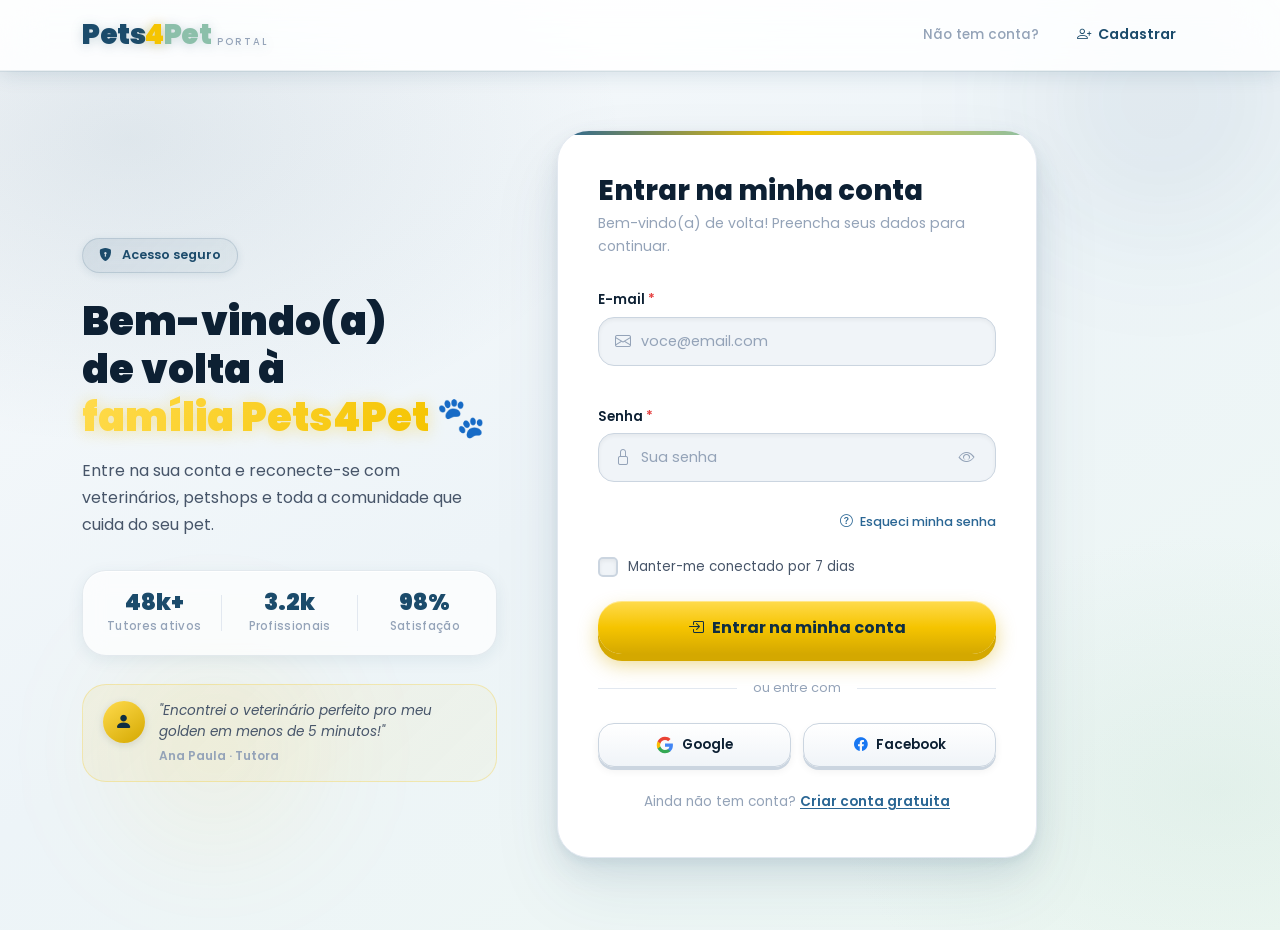
<file: frontend/login.html>
<!DOCTYPE html>
<html lang="pt-BR">
<head>
  <meta charset="UTF-8" />
  <meta name="viewport" content="width=device-width, initial-scale=1.0" />
  <meta name="description" content="Pets4Pet — Entre na sua conta e acesse a maior comunidade pet do Brasil." />
  <title>Entrar — Pets4Pet</title>

  <!-- Fonts -->
  <link rel="preconnect" href="https://fonts.googleapis.com" />
  <link rel="preconnect" href="https://fonts.gstatic.com" crossorigin />
  <link href="https://fonts.googleapis.com/css2?family=Poppins:wght@300;400;500;600;700;800;900&display=swap" rel="stylesheet" />

  <!-- Bootstrap 5 -->
  <link rel="stylesheet" href="https://cdn.jsdelivr.net/npm/bootstrap@5.3.3/dist/css/bootstrap.min.css" />

  <!-- Bootstrap Icons -->
  <link rel="stylesheet" href="https://cdn.jsdelivr.net/npm/bootstrap-icons@1.11.3/font/bootstrap-icons.min.css" />

  <!-- Shared tokens + page styles -->
   <link rel="stylesheet" href="./css/cadastro.css" />
  <link rel="stylesheet" href="./css/style.css" />
  <link rel="stylesheet" href="./css/login.css" />
</head>
<body class="login-body">

  <a href="#main-content" class="skip-link">Pular para o conteúdo principal</a>

  <!-- ── HEADER ─────────────────────────────────────────── -->
  <header class="p4p-header" role="banner">
    <nav class="navbar navbar-expand-lg" aria-label="Navegação principal">
      <div class="container">
        <a class="navbar-brand p4p-logo" href="../index.html" aria-label="Pets4Pet — Página inicial">
          <span class="logo-pets">Pets</span><span class="logo-4">4</span><span class="logo-pet">Pet</span>
          <span class="logo-tagline">Portal</span>
        </a>
        <div class="ms-auto d-flex align-items-center gap-3">
          <span class="login-header-text">Não tem conta?</span>
          <a href="./cadastro.html" class="btn p4p-btn-ghost">
            <i class="bi bi-person-plus me-1"></i> Cadastrar
          </a>
        </div>
      </div>
    </nav>
  </header>

  <!-- ── MAIN ───────────────────────────────────────────── -->
  <main id="main-content" class="login-main">

    <!-- Orbs decorativos -->
    <div class="login-orbs" aria-hidden="true">
      <span class="orb orb-1"></span>
      <span class="orb orb-2"></span>
      <span class="orb orb-3"></span>
    </div>

    <div class="container">
      <div class="row justify-content-center align-items-stretch min-vh-login">

        <!-- ── COLUNA ESQUERDA: branding ───────────────── -->
        <div class="col-lg-5 d-none d-lg-flex login-brand-col" data-animate="fade-up">
          <div class="login-brand-inner">

            <div class="login-brand-badge">
              <i class="bi bi-shield-lock-fill me-1"></i> Acesso seguro
            </div>

            <h1 class="login-brand-title">
              Bem-vindo(a)<br/>
              de volta à<br/>
              <span class="highlight-yellow">família Pets4Pet</span> 🐾
            </h1>
            <p class="login-brand-sub">
              Entre na sua conta e reconecte-se com veterinários, petshops e toda a comunidade que cuida do seu pet.
            </p>

            <!-- Stats -->
            <div class="login-stats">
              <div class="login-stat">
                <span class="stat-num">48k+</span>
                <span class="stat-label">Tutores ativos</span>
              </div>
              <div class="login-stat-divider" aria-hidden="true"></div>
              <div class="login-stat">
                <span class="stat-num">3.2k</span>
                <span class="stat-label">Profissionais</span>
              </div>
              <div class="login-stat-divider" aria-hidden="true"></div>
              <div class="login-stat">
                <span class="stat-num">98%</span>
                <span class="stat-label">Satisfação</span>
              </div>
            </div>

            <!-- Depoimento -->
            <div class="login-testimonial">
              <div class="testimonial-avatar avatar-yellow" aria-hidden="true">
                <i class="bi bi-person-fill"></i>
              </div>
              <div>
                <p class="testimonial-text">"Encontrei o veterinário perfeito pro meu golden em menos de 5 minutos!"</p>
                <span class="testimonial-author">Ana Paula · Tutora</span>
              </div>
            </div>

          </div>
        </div>

        <!-- ── COLUNA DIREITA: formulário ──────────────── -->
        <div class="col-lg-7 login-form-col" data-animate="fade-left">
          <div class="login-form-card">

            <!-- Cabeçalho do card -->
            <div class="login-form-header">
              <div class="login-form-logo-wrap d-lg-none">
                <a href="/" class="p4p-logo login-inner-logo">
                  <span class="logo-pets">Pets</span><span class="logo-4">4</span><span class="logo-pet">Pet</span>
                </a>
              </div>
              <h2 class="login-form-title">Entrar na minha conta</h2>
              <p class="login-form-sub">Bem-vindo(a) de volta! Preencha seus dados para continuar.</p>
            </div>

            <!-- ── FORMULÁRIO ──────────────────────────── -->
            <form id="login-form" novalidate autocomplete="on">

              <!-- E-mail -->
              <div class="cad-field-wrap mb-3">
                <label for="email" class="cad-field-label">
                  E-mail <span class="cad-required" aria-hidden="true">*</span>
                </label>
                <div class="cad-input-box" id="box-email">
                  <i class="bi bi-envelope cad-input-icon" aria-hidden="true"></i>
                  <input
                    type="email" id="email" name="email"
                    class="cad-input" placeholder="voce@email.com"
                    autocomplete="email"
                    required
                    aria-required="true"
                    aria-describedby="err-email"
                  />
                  <span class="cad-input-status" id="email-status" aria-hidden="true"></span>
                </div>
                <span class="cad-field-error" id="err-email" role="alert"></span>
              </div>

              <!-- Senha -->
              <div class="cad-field-wrap mb-1">
                <label for="senha" class="cad-field-label">
                  Senha <span class="cad-required" aria-hidden="true">*</span>
                </label>
                <div class="cad-input-box" id="box-senha">
                  <i class="bi bi-lock cad-input-icon" aria-hidden="true"></i>
                  <input
                    type="password" id="senha" name="senha"
                    class="cad-input" placeholder="Sua senha"
                    autocomplete="current-password"
                    required
                    aria-required="true"
                    aria-describedby="err-senha"
                  />
                  <button type="button" class="cad-toggle-pw" aria-label="Mostrar senha" data-target="senha">
                    <i class="bi bi-eye"></i>
                  </button>
                </div>
                <span class="cad-field-error" id="err-senha" role="alert"></span>
              </div>

              <!-- Esqueci a senha -->
              <div class="login-forgot-wrap mb-4">
                <a href="./esqueci-senha.html" class="login-forgot-link">
                  <i class="bi bi-question-circle me-1" aria-hidden="true"></i>Esqueci minha senha
                </a>
              </div>

              <!-- Lembrar-me -->
              <div class="cad-check-wrap mb-4">
                <label class="cad-check-label" for="lembrar">
                  <input type="checkbox" id="lembrar" name="lembrar" class="cad-check" />
                  <span class="cad-check-box" aria-hidden="true"><i class="bi bi-check-lg"></i></span>
                  <span>Manter-me conectado por 7 dias</span>
                </label>
              </div>

              <!-- Alert e-mail não verificado (oculto por padrão) -->
              <div class="login-alert login-alert-warning d-none" id="alert-nao-verificado" role="alert">
                <i class="bi bi-envelope-exclamation-fill" aria-hidden="true"></i>
                <div>
                  <strong>E-mail não confirmado.</strong>
                  <p>Verifique sua caixa de entrada e clique no link que enviamos.</p>
                  <button type="button" class="login-resend-btn" id="btn-reenviar">
                    <i class="bi bi-arrow-clockwise me-1" aria-hidden="true"></i>Reenviar e-mail de confirmação
                  </button>
                </div>
              </div>

              <!-- Submit -->
              <button type="submit" class="btn p4p-btn-primary login-submit-btn" id="login-submit-btn">
                <i class="bi bi-box-arrow-in-right me-2" aria-hidden="true"></i>
                Entrar na minha conta
              </button>

              <!-- Divider -->
              <div class="cad-divider" aria-hidden="true">
                <span>ou entre com</span>
              </div>

              <!-- OAuth social (UI only) -->
              <div class="cad-social-btns">
                <button type="button" class="cad-social-btn" aria-label="Entrar com Google">
                  <svg width="18" height="18" viewBox="0 0 24 24" aria-hidden="true">
                    <path fill="#4285F4" d="M22.56 12.25c0-.78-.07-1.53-.2-2.25H12v4.26h5.92c-.26 1.37-1.04 2.53-2.21 3.31v2.77h3.57c2.08-1.92 3.28-4.74 3.28-8.09z"/>
                    <path fill="#34A853" d="M12 23c2.97 0 5.46-.98 7.28-2.66l-3.57-2.77c-.98.66-2.23 1.06-3.71 1.06-2.86 0-5.29-1.93-6.16-4.53H2.18v2.84C3.99 20.53 7.7 23 12 23z"/>
                    <path fill="#FBBC05" d="M5.84 14.09c-.22-.66-.35-1.36-.35-2.09s.13-1.43.35-2.09V7.07H2.18C1.43 8.55 1 10.22 1 12s.43 3.45 1.18 4.93l2.85-2.22.81-.62z"/>
                    <path fill="#EA4335" d="M12 5.38c1.62 0 3.06.56 4.21 1.64l3.15-3.15C17.45 2.09 14.97 1 12 1 7.7 1 3.99 3.47 2.18 7.07l3.66 2.84c.87-2.6 3.3-4.53 6.16-4.53z"/>
                  </svg>
                  Google
                </button>
                <button type="button" class="cad-social-btn" aria-label="Entrar com Facebook">
                  <i class="bi bi-facebook" style="color:#1877F2;" aria-hidden="true"></i>
                  Facebook
                </button>
              </div>

              <p class="cad-login-link">
                Ainda não tem conta?
                <a href="./cadastro.html" class="cad-link">Criar conta gratuita</a>
              </p>

            </form>

          </div>
        </div>

      </div>
    </div>

  </main>

  <!-- Toast -->
  <div class="p4p-toast" id="toast" role="alert" aria-live="polite" aria-atomic="true">
    <i class="bi bi-check-circle-fill toast-icon"></i>
    <span id="toast-msg">Ação realizada!</span>
  </div>

  <!-- Bootstrap JS -->
  <script src="https://cdn.jsdelivr.net/npm/bootstrap@5.3.3/dist/js/bootstrap.bundle.min.js"></script>
  <!-- Page JS -->
  <script src="./js/login.js"></script>
</body>
</html>
</file>
<file: frontend/css/style.css>
/* ============================================================
   PETS4PET PORTAL — style.css
   Skeuomorphism Moderno + Glassmorphism + Poppins
   Paleta: Azul Petróleo · Amarelo Smart Fit · Verde Pastel
   ============================================================ */

/* ─── DESIGN TOKENS ─────────────────────────────────────── */
:root {
  --petroleum:        #1B4B6B;
  --petroleum-dark:   #0F2E42;
  --petroleum-light:  #2A6694;
  --petroleum-xlight: #3D87B8;

  --yellow:       #F5C400;
  --yellow-dark:  #D4A800;
  --yellow-light: #FFDB4D;
  --yellow-glow:  rgba(245,196,0,0.35);

  --sage:        #B8D8C8;
  --sage-dark:   #8CBFAA;
  --sage-light:  #D6EDE4;
  --sage-xlight: #EEF8F3;

  --white:      #FFFFFF;
  --off-white:  #F8FAFC;
  --gray-50:    #F0F4F8;
  --gray-100:   #E2E8F0;
  --gray-200:   #CBD5E0;
  --gray-400:   #94A3B8;
  --gray-600:   #475569;
  --gray-800:   #1E293B;
  --text-dark:  #0D2033;
  --text-body:  #334155;

  --font: 'Poppins', sans-serif;

  --shadow-btn-yellow:
    0 6px 0 var(--yellow-dark),
    0 8px 14px rgba(212,168,0,0.50),
    inset 0 1px 0 rgba(255,255,255,0.35),
    inset 0 -2px 0 rgba(0,0,0,0.12);

  --shadow-card:
    0 2px 4px rgba(27,75,107,0.06),
    0 6px 16px rgba(27,75,107,0.10),
    0 16px 40px rgba(27,75,107,0.08);

  --shadow-card-hover:
    0 4px 8px rgba(27,75,107,0.10),
    0 12px 28px rgba(27,75,107,0.18),
    0 28px 60px rgba(27,75,107,0.14);

  --shadow-inner:
    inset 0 2px 6px rgba(0,0,0,0.10),
    inset 0 1px 3px rgba(0,0,0,0.08);

  --shadow-header:
    0 2px 20px rgba(27,75,107,0.15),
    0 1px 0 rgba(27,75,107,0.08);

  --radius-sm:   8px;
  --radius-md:   16px;
  --radius-lg:   24px;
  --radius-xl:   32px;
  --radius-pill: 999px;

  --ease-out:    cubic-bezier(0.22, 1, 0.36, 1);
  --ease-spring: cubic-bezier(0.34, 1.56, 0.64, 1);
  --t-fast: 150ms;
  --t-mid:  260ms;
}

/* ─── RESET & BASE ───────────────────────────────────────── */
*, *::before, *::after { box-sizing: border-box; margin: 0; padding: 0; }

html { scroll-behavior: smooth; font-size: 16px; }

body {
  font-family: var(--font);
  color: var(--text-body);
  background: var(--off-white);
  line-height: 1.6;
  -webkit-font-smoothing: antialiased;
  overflow-x: hidden;
}

img { max-width: 100%; height: auto; }
a   { text-decoration: none; }

h1,h2,h3,h4,h5,h6 { font-weight: 700; color: var(--text-dark); line-height: 1.2; }

/* ─── ACCESSIBILITY ──────────────────────────────────────── */
.skip-link {
  position: absolute; top: -100px; left: 1rem; z-index: 9999;
  background: var(--petroleum); color: var(--white);
  padding: 0.5rem 1rem; border-radius: var(--radius-sm);
  font-weight: 600; transition: top var(--t-fast);
}
.skip-link:focus { top: 1rem; }

:focus-visible {
  outline: 2px solid var(--yellow);
  outline-offset: 3px;
  border-radius: 4px;
}

/* ─── SCROLLBAR ──────────────────────────────────────────── */
::-webkit-scrollbar { width: 6px; }
::-webkit-scrollbar-track { background: var(--gray-50); }
::-webkit-scrollbar-thumb {
  background: linear-gradient(180deg, var(--petroleum-xlight), var(--petroleum));
  border-radius: var(--radius-pill);
}
::-webkit-scrollbar-thumb:hover {
  background: var(--petroleum-light);
  box-shadow: 0 0 6px rgba(27,75,107,0.4);
}

::selection { background: rgba(245,196,0,0.30); color: var(--petroleum-dark); }

/* ─── LOGO ───────────────────────────────────────────────── */
.p4p-logo {
  display: inline-flex;
  align-items: baseline;
  font-weight: 900;
  font-size: 1.75rem;
  letter-spacing: -0.5px;
  line-height: 1;
  filter: drop-shadow(0 2px 6px rgba(27,75,107,0.20));
}
.logo-pets { color: var(--petroleum); }
.logo-4    { color: var(--yellow); text-shadow: 0 0 12px var(--yellow-glow); }
.logo-pet  { color: var(--sage-dark); }
.logo-tagline {
  font-size: 0.6rem; font-weight: 500;
  color: var(--gray-400); letter-spacing: 2px;
  text-transform: uppercase; margin-left: 6px;
  align-self: flex-end; padding-bottom: 2px;
}
.p4p-logo:hover .logo-4 {
  text-shadow: 0 0 18px var(--yellow-glow), 0 0 6px var(--yellow-glow);
  transition: text-shadow var(--t-mid);
}
.footer-logo { font-size: 1.6rem; margin-bottom: 1rem; }
.footer-logo .logo-tagline { display: none; }

/* ─── HEADER ─────────────────────────────────────────────── */
.p4p-header {
  position: fixed; top: 0; left: 0; right: 0; z-index: 1000;
  background: rgba(255,255,255,0.88);
  backdrop-filter: blur(20px) saturate(180%);
  -webkit-backdrop-filter: blur(20px) saturate(180%);
  border-bottom: 1px solid rgba(27,75,107,0.08);
  box-shadow: var(--shadow-header);
  transition:
    background var(--t-mid) var(--ease-out),
    transform var(--t-mid) var(--ease-out),
    box-shadow var(--t-mid) var(--ease-out);
}
.p4p-header.scrolled  { background: rgba(255,255,255,0.97); }
.header-hidden        { transform: translateY(-100%); }
.header-visible       { transform: translateY(0); }
.p4p-header .navbar   { padding: 0.85rem 0; }

.p4p-nav-link {
  font-weight: 500; font-size: 0.9rem;
  color: var(--gray-600) !important;
  padding: 0.5rem 0.85rem !important;
  border-radius: var(--radius-sm);
  transition: color var(--t-fast), background var(--t-fast);
  position: relative;
}
.p4p-nav-link::after {
  content: '';
  position: absolute; bottom: 4px; left: 50%; right: 50%;
  height: 2px; background: var(--yellow);
  border-radius: var(--radius-pill);
  transition: left var(--t-mid) var(--ease-spring), right var(--t-mid) var(--ease-spring);
}
.p4p-nav-link:hover,
.p4p-nav-link.nav-link-active { color: var(--petroleum) !important; }
.p4p-nav-link:hover::after,
.p4p-nav-link.nav-link-active::after { left: 12px; right: 12px; }
.p4p-nav-link.nav-link-active { background: rgba(27,75,107,0.07); }

.p4p-toggler {
  border: 2px solid var(--gray-200);
  border-radius: var(--radius-sm);
  color: var(--petroleum); font-size: 1.3rem;
  padding: 0.35rem 0.6rem;
  background: var(--white);
  box-shadow: var(--shadow-inner);
  transition: all var(--t-fast);
}
.p4p-toggler:focus  { outline: 2px solid var(--yellow); }
.p4p-toggler:active { transform: scale(0.95); }

@media (max-width: 991.98px) {
  #navbarMain.show {
    background: rgba(255,255,255,0.97);
    backdrop-filter: blur(20px);
    border-radius: 0 0 var(--radius-lg) var(--radius-lg);
    padding: 1rem 0.5rem 1.5rem;
    box-shadow: 0 12px 32px rgba(27,75,107,0.18);
    border-bottom: 1px solid rgba(27,75,107,0.08);
  }
  .p4p-nav-link { padding: 0.65rem 1rem !important; }
  .navbar-nav   { gap: 0.25rem; }
}

/* ─── BUTTONS ────────────────────────────────────────────── */

/* Shared focus overrides */
.p4p-btn-primary:focus-visible,
.p4p-btn-white:focus-visible,
.p4p-btn-ghost:focus-visible,
.p4p-btn-card:focus-visible,
.p4p-btn-search:focus-visible {
  outline: 3px solid var(--yellow);
  outline-offset: 3px;
}

.p4p-btn-ghost {
  font-family: var(--font); font-weight: 600; font-size: 0.88rem;
  color: var(--petroleum);
  background: transparent;
  border: 2px solid transparent;
  border-radius: var(--radius-pill);
  padding: 0.55rem 1.25rem;
  cursor: pointer;
  transition: color var(--t-fast), background var(--t-fast), border-color var(--t-fast);
  user-select: none;
}
.p4p-btn-ghost:hover {
  background: rgba(27,75,107,0.07);
  border-color: rgba(27,75,107,0.15);
}
.p4p-btn-ghost:active { transform: scale(0.97); }

.p4p-btn-primary {
  font-family: var(--font); font-weight: 700; font-size: 0.88rem;
  color: var(--petroleum-dark) !important;
  background: linear-gradient(180deg, var(--yellow-light) 0%, var(--yellow) 50%, var(--yellow-dark) 100%);
  border: none; border-radius: var(--radius-pill);
  padding: 0.6rem 1.5rem; cursor: pointer;
  box-shadow: var(--shadow-btn-yellow);
  transition: transform var(--t-fast) var(--ease-out), box-shadow var(--t-fast) var(--ease-out);
  text-decoration: none !important;
  display: inline-flex; align-items: center;
  user-select: none; position: relative; top: 0;
  overflow: hidden;
}
.p4p-btn-primary:hover {
  transform: translateY(-2px);
  box-shadow:
    0 8px 0 var(--yellow-dark),
    0 12px 20px rgba(212,168,0,0.55),
    inset 0 1px 0 rgba(255,255,255,0.40),
    inset 0 -2px 0 rgba(0,0,0,0.10);
  color: var(--petroleum-dark) !important;
}
.p4p-btn-primary:active {
  transform: translateY(4px); top: 4px;
  box-shadow:
    0 2px 0 var(--yellow-dark),
    0 3px 8px rgba(212,168,0,0.30),
    inset 0 3px 6px rgba(0,0,0,0.18);
}

.p4p-btn-white {
  font-family: var(--font); font-weight: 700; font-size: 0.9rem;
  color: var(--petroleum-dark) !important;
  background: linear-gradient(180deg, #FFFFFF 0%, #F0F4F8 100%);
  border: none; border-radius: var(--radius-pill);
  padding: 0.7rem 1.75rem; cursor: pointer;
  box-shadow:
    0 6px 0 rgba(0,0,0,0.15),
    0 8px 16px rgba(0,0,0,0.20),
    inset 0 1px 0 rgba(255,255,255,0.90);
  transition: transform var(--t-fast) var(--ease-out), box-shadow var(--t-fast);
  text-decoration: none !important;
  display: inline-flex; align-items: center;
  user-select: none; overflow: hidden;
}
.p4p-btn-white:hover { transform: translateY(-2px); }
.p4p-btn-white:active {
  transform: translateY(4px);
  box-shadow: 0 2px 0 rgba(0,0,0,0.10), inset 0 3px 6px rgba(0,0,0,0.12);
}

.p4p-btn-outline-white {
  font-family: var(--font); font-weight: 600; font-size: 0.9rem;
  color: var(--white) !important;
  background: transparent;
  border: 2px solid rgba(255,255,255,0.5);
  border-radius: var(--radius-pill);
  padding: 0.7rem 1.75rem; cursor: pointer;
  transition: all var(--t-mid);
  text-decoration: none !important;
  display: inline-flex; align-items: center;
  backdrop-filter: blur(4px);
}
.p4p-btn-outline-white:hover {
  background: rgba(255,255,255,0.15);
  border-color: rgba(255,255,255,0.8);
  color: var(--white) !important;
}
.p4p-btn-outline-white:active { transform: scale(0.97); }

/* ─── RIPPLE ─────────────────────────────────────────────── */
.p4p-ripple {
  position: absolute; width: 8px; height: 8px; border-radius: 50%;
  background: rgba(255,255,255,0.45);
  transform: translate(-50%,-50%) scale(0);
  animation: ripple-expand 0.55s var(--ease-out) forwards;
  pointer-events: none;
}
@keyframes ripple-expand {
  to { transform: translate(-50%,-50%) scale(30); opacity: 0; }
}

/* ─── HERO ───────────────────────────────────────────────── */
.p4p-hero {
  padding-top: 100px; padding-bottom: 5rem;
  background:
    radial-gradient(ellipse 80% 60% at 70% 50%, rgba(184,216,200,0.30) 0%, transparent 65%),
    radial-gradient(ellipse 50% 70% at 10% 80%, rgba(27,75,107,0.08) 0%, transparent 60%),
    linear-gradient(165deg, var(--off-white) 0%, var(--sage-xlight) 60%, #E8F4F0 100%);
  position: relative; overflow: hidden;
}

.hero-bg-orbs { position: absolute; inset: 0; pointer-events: none; }
.orb {
  position: absolute; border-radius: 50%;
  filter: blur(60px); opacity: 0.55;
  animation: float-orb 8s ease-in-out infinite;
}
.orb-1 {
  width: 400px; height: 400px;
  background: radial-gradient(circle, rgba(27,75,107,0.18) 0%, transparent 70%);
  top: -100px; right: -80px;
}
.orb-2 {
  width: 300px; height: 300px;
  background: radial-gradient(circle, rgba(245,196,0,0.20) 0%, transparent 70%);
  bottom: 0; left: 5%; animation-delay: -3s;
}
.orb-3 {
  width: 250px; height: 250px;
  background: radial-gradient(circle, rgba(140,191,170,0.25) 0%, transparent 70%);
  top: 40%; right: 30%; animation-delay: -6s;
}
@keyframes float-orb {
  0%, 100% { transform: translateY(0) scale(1); }
  50%       { transform: translateY(-30px) scale(1.05); }
}

.min-vh-hero { min-height: calc(100vh - 100px); }
.hero-content { padding: 3rem 0; position: relative; z-index: 2; }

.p4p-badge {
  display: inline-flex; align-items: center; gap: 0.4rem;
  background: linear-gradient(135deg, rgba(27,75,107,0.10), rgba(27,75,107,0.05));
  backdrop-filter: blur(8px);
  border: 1px solid rgba(27,75,107,0.15);
  color: var(--petroleum); font-size: 0.8rem; font-weight: 600;
  padding: 0.4rem 1rem; border-radius: var(--radius-pill);
  margin-bottom: 1.25rem;
  box-shadow: 0 2px 8px rgba(27,75,107,0.10);
}
.p4p-badge i { animation: badge-pulse 2.5s ease-in-out infinite; }
@keyframes badge-pulse {
  0%, 100% { opacity: 1; transform: scale(1); }
  50%       { opacity: 0.75; transform: scale(1.15); }
}

.p4p-hero-title {
  font-size: clamp(2.2rem, 5vw, 3.4rem); font-weight: 900;
  color: var(--text-dark); margin-bottom: 1.25rem; line-height: 1.15;
}
.highlight-yellow {
  background: linear-gradient(120deg, var(--yellow-light), var(--yellow));
  -webkit-background-clip: text;
  -webkit-text-fill-color: transparent;
  background-clip: text;
  filter: drop-shadow(0 2px 8px var(--yellow-glow));
}
.p4p-hero-sub {
  font-size: 1.05rem; color: var(--gray-600);
  line-height: 1.7; margin-bottom: 2.25rem; max-width: 520px;
}

/* Search */
.p4p-search-wrap { margin-bottom: 1.25rem; }
.p4p-search-box {
  display: flex; align-items: center;
  background: var(--white); border-radius: var(--radius-xl);
  padding: 0.5rem 0.5rem 0.5rem 1.25rem;
  box-shadow:
    0 4px 20px rgba(27,75,107,0.12),
    0 1px 4px rgba(27,75,107,0.06),
    inset 0 2px 4px rgba(0,0,0,0.04),
    0 0 0 1.5px rgba(27,75,107,0.08);
  gap: 0.75rem; transition: box-shadow var(--t-mid);
}
.p4p-search-box:focus-within {
  box-shadow:
    0 6px 28px rgba(27,75,107,0.18),
    0 0 0 3px rgba(245,196,0,0.35),
    inset 0 2px 4px rgba(0,0,0,0.04);
}
.p4p-search-box:focus-within .search-icon {
  color: var(--petroleum); transform: scale(1.1);
  transition: all var(--t-fast);
}
.search-icon { color: var(--gray-400); font-size: 1.1rem; flex-shrink: 0; }
.p4p-search-input {
  flex: 1; border: none; outline: none;
  font-family: var(--font); font-size: 0.95rem;
  color: var(--text-body); background: transparent; padding: 0.4rem 0;
}
.p4p-search-input::placeholder { color: var(--gray-400); }

.p4p-btn-search {
  font-family: var(--font); font-weight: 700; font-size: 0.88rem;
  color: var(--petroleum-dark);
  background: linear-gradient(180deg, var(--yellow-light) 0%, var(--yellow) 50%, var(--yellow-dark) 100%);
  border: none; border-radius: var(--radius-xl);
  padding: 0.65rem 1.5rem; cursor: pointer; white-space: nowrap;
  box-shadow:
    0 4px 0 var(--yellow-dark),
    0 5px 12px rgba(212,168,0,0.40),
    inset 0 1px 0 rgba(255,255,255,0.30);
  transition: transform var(--t-fast), box-shadow var(--t-fast);
}
.p4p-btn-search:hover { transform: translateY(-1px); }
.p4p-btn-search:active {
  transform: translateY(3px);
  box-shadow:
    0 1px 0 var(--yellow-dark),
    0 2px 6px rgba(212,168,0,0.25),
    inset 0 2px 4px rgba(0,0,0,0.15);
}

.search-tags {
  display: flex; align-items: center; flex-wrap: wrap;
  gap: 0.5rem; margin-top: 0.75rem;
}
.tag-label { font-size: 0.8rem; font-weight: 500; color: var(--gray-400); }
.p4p-tag {
  font-family: var(--font); font-size: 0.78rem; font-weight: 600;
  color: var(--petroleum);
  background: rgba(27,75,107,0.08);
  border: 1px solid rgba(27,75,107,0.15);
  border-radius: var(--radius-pill); padding: 0.3rem 0.85rem;
  cursor: pointer; transition: all var(--t-fast);
  box-shadow: 0 2px 4px rgba(27,75,107,0.08), inset 0 1px 0 rgba(255,255,255,0.6);
}
.p4p-tag:hover {
  background: var(--petroleum); color: var(--white);
  box-shadow: 0 4px 8px rgba(27,75,107,0.25);
}
.p4p-tag:active,
.p4p-tag.tag-active {
  background: var(--petroleum); color: var(--white);
  border-color: var(--petroleum);
  box-shadow: 0 4px 10px rgba(27,75,107,0.30);
  transform: scale(0.97);
}

/* Hero visual */
.hero-visual-col {
  align-items: center; justify-content: center;
  position: relative; z-index: 2;
}
.hero-card-stack {
  position: relative; width: 380px; height: 380px;
  transition: transform 0.08s linear;
  transform-style: preserve-3d;
}
.hero-stat-card {
  position: absolute; display: flex; align-items: center; gap: 0.75rem;
  background: rgba(255,255,255,0.85);
  backdrop-filter: blur(20px) saturate(180%);
  border-radius: var(--radius-lg); padding: 1rem 1.35rem;
  box-shadow: var(--shadow-card);
  border: 1px solid rgba(255,255,255,0.7);
  animation: float-card 6s ease-in-out infinite;
}
.hero-stat-card i        { font-size: 1.75rem; flex-shrink: 0; }
.hero-stat-card strong   { display: block; font-size: 1.2rem; font-weight: 800; color: var(--text-dark); line-height: 1.1; }
.hero-stat-card span     { font-size: 0.75rem; color: var(--gray-400); font-weight: 500; }
.card-blue               { top: 0; left: 0; }
.card-blue i             { color: var(--petroleum); }
.card-yellow             { bottom: 60px; right: 0; animation-delay: -2s; }
.card-yellow i           { color: var(--yellow); }
.card-green              { bottom: 0; left: 40px; animation-delay: -4s; }
.card-green i            { color: var(--sage-dark); }
@keyframes float-card {
  0%, 100% { transform: translateY(0) rotate(0deg); }
  33%       { transform: translateY(-12px) rotate(1deg); }
  66%       { transform: translateY(6px) rotate(-0.5deg); }
}

.hero-illustration-hub {
  position: absolute; top: 50%; left: 50%;
  transform: translate(-50%,-50%);
  display: flex; flex-direction: column; align-items: center;
  justify-content: center; gap: 0.5rem;
  width: 130px; height: 130px;
  background: linear-gradient(145deg, var(--petroleum-light), var(--petroleum-dark));
  border-radius: 50%; will-change: box-shadow;
  box-shadow:
    0 0 0 8px rgba(27,75,107,0.12),
    0 0 0 16px rgba(27,75,107,0.06),
    0 20px 40px rgba(27,75,107,0.35),
    inset 0 2px 4px rgba(255,255,255,0.15),
    inset 0 -2px 6px rgba(0,0,0,0.20);
  animation: pulse-hub 3s ease-in-out infinite;
}
@keyframes pulse-hub {
  0%, 100% { box-shadow: 0 0 0 8px rgba(27,75,107,0.12), 0 0 0 16px rgba(27,75,107,0.06), 0 20px 40px rgba(27,75,107,0.35), inset 0 2px 4px rgba(255,255,255,0.15); }
  50%       { box-shadow: 0 0 0 14px rgba(27,75,107,0.18), 0 0 0 28px rgba(27,75,107,0.08), 0 24px 48px rgba(27,75,107,0.40), inset 0 2px 4px rgba(255,255,255,0.15); }
}
.hub-icon  { font-size: 2.5rem; color: var(--white); }
.hub-label { font-size: 0.68rem; font-weight: 700; color: rgba(255,255,255,0.75); letter-spacing: 0.5px; }

/* ─── STATS BAR ──────────────────────────────────────────── */
.p4p-stats-bar {
  background: linear-gradient(135deg, var(--petroleum-dark) 0%, var(--petroleum) 60%, var(--petroleum-light) 100%);
  padding: 3rem 0; position: relative; overflow: hidden;
}
.p4p-stats-bar::before {
  content: ''; position: absolute; inset: 0;
  background: repeating-linear-gradient(45deg, rgba(255,255,255,0.02) 0px, rgba(255,255,255,0.02) 1px, transparent 1px, transparent 20px);
}
.stat-item { display: flex; flex-direction: column; align-items: center; gap: 0.35rem; }
.stat-icon {
  font-size: 1.75rem; color: var(--yellow); margin-bottom: 0.25rem;
}
.stat-item:hover .stat-icon { animation: icon-pop 0.35s var(--ease-spring); }
@keyframes icon-pop {
  0%   { transform: scale(1); }
  50%  { transform: scale(1.25) rotate(-8deg); }
  100% { transform: scale(1); }
}
.stat-number {
  font-size: 2rem; font-weight: 900; color: var(--white);
  text-shadow: 0 2px 8px rgba(0,0,0,0.20); line-height: 1;
}
.stat-label { font-size: 0.8rem; font-weight: 500; color: rgba(255,255,255,0.65); letter-spacing: 0.3px; }

/* ─── SECTIONS COMMON ────────────────────────────────────── */
.p4p-section { padding: 6rem 0; }
.p4p-section-tag {
  display: inline-block; font-size: 0.75rem; font-weight: 700;
  letter-spacing: 2px; text-transform: uppercase;
  color: var(--petroleum-light); background: rgba(27,75,107,0.07);
  border: 1px solid rgba(27,75,107,0.12);
  padding: 0.35rem 1rem; border-radius: var(--radius-pill); margin-bottom: 0.75rem;
}
.p4p-section-title {
  font-size: clamp(1.75rem, 3.5vw, 2.5rem); font-weight: 800;
  color: var(--text-dark); margin-bottom: 0.75rem;
}
.p4p-section-sub { font-size: 1rem; color: var(--gray-400); max-width: 520px; margin: 0 auto; }

/* ─── SERVICES ───────────────────────────────────────────── */
.p4p-services { background: var(--off-white); }

.p4p-service-card {
  background: var(--white);
  border-radius: var(--radius-lg); padding: 2rem 1.75rem;
  height: 100%; border: 1.5px solid var(--gray-100);
  box-shadow: var(--shadow-card);
  transition: transform var(--t-mid) var(--ease-spring), box-shadow var(--t-mid) var(--ease-out), border-color var(--t-mid);
  position: relative; overflow: hidden;
  display: flex; flex-direction: column;
}
.p4p-service-card::before {
  content: ''; position: absolute; top: 0; left: 0; right: 0; height: 3px;
  background: linear-gradient(90deg, var(--sage) 0%, var(--sage-dark) 100%);
  border-radius: var(--radius-lg) var(--radius-lg) 0 0;
  opacity: 0; transition: opacity var(--t-mid);
}
.p4p-service-card:hover {
  transform: translateY(-6px);
  box-shadow: var(--shadow-card-hover);
  border-color: rgba(27,75,107,0.12);
}
.p4p-service-card:hover::before { opacity: 1; }
.p4p-service-card:hover .service-icon-wrap {
  transform: scale(1.08) rotate(-4deg);
  transition: transform var(--t-mid) var(--ease-spring);
}

.service-card-featured {
  background: linear-gradient(160deg, var(--petroleum-dark) 0%, var(--petroleum) 100%);
  border-color: transparent;
}
.service-card-featured::before {
  background: linear-gradient(90deg, var(--yellow) 0%, var(--yellow-light) 100%);
  opacity: 1;
}
.service-card-featured:hover { transform: translateY(-6px) scale(1.01); }
.service-card-featured .service-title,
.service-card-featured .service-desc { color: rgba(255,255,255,0.9); }
.service-card-featured .service-cta  { color: var(--yellow); }

.service-featured-badge {
  display: inline-block; font-size: 0.7rem; font-weight: 700;
  letter-spacing: 1px; text-transform: uppercase;
  color: var(--petroleum-dark);
  background: linear-gradient(135deg, var(--yellow-light), var(--yellow));
  padding: 0.3rem 0.85rem; border-radius: var(--radius-pill);
  margin-bottom: 1rem; box-shadow: 0 3px 8px rgba(212,168,0,0.35);
}
.service-icon-wrap {
  width: 56px; height: 56px; border-radius: var(--radius-md);
  display: flex; align-items: center; justify-content: center;
  font-size: 1.5rem; margin-bottom: 1.25rem; position: relative;
}
.service-icon-wrap::after {
  content: ''; position: absolute; inset: 0; border-radius: var(--radius-md);
  box-shadow: inset 0 2px 4px rgba(255,255,255,0.4), inset 0 -2px 4px rgba(0,0,0,0.10);
}
.icon-blue   { background: linear-gradient(145deg, #C8E0F0, #A0C8E8); color: var(--petroleum); }
.icon-yellow { background: linear-gradient(145deg, var(--yellow-light), #EEB800); color: #6B4A00; }
.icon-green  { background: linear-gradient(145deg, var(--sage-light), var(--sage)); color: #2D6B50; }

.service-title { font-size: 1.05rem; font-weight: 700; margin-bottom: 0.6rem; color: var(--text-dark); }
.service-desc  { font-size: 0.88rem; color: var(--gray-600); line-height: 1.65; margin-bottom: 1.25rem; flex: 1; }
.service-cta {
  display: inline-flex; align-items: center; gap: 0.4rem;
  font-size: 0.85rem; font-weight: 600; color: var(--petroleum);
  transition: gap var(--t-fast), color var(--t-fast); cursor: pointer;
}
.service-cta:hover    { gap: 0.65rem; color: var(--petroleum-light); }
.service-cta i        { transition: transform var(--t-fast); }
.service-cta:hover i  { transform: translateX(3px); }

/* ─── HIGHLIGHTS ─────────────────────────────────────────── */
.p4p-highlights { background: linear-gradient(180deg, var(--sage-xlight) 0%, #E5F4EC 100%); }

.p4p-highlight-card {
  background: var(--white); border-radius: var(--radius-lg); overflow: hidden;
  border: 1.5px solid rgba(184,216,200,0.4); box-shadow: var(--shadow-card);
  transition: transform var(--t-mid) var(--ease-spring), box-shadow var(--t-mid) var(--ease-out);
  height: 100%; display: flex; flex-direction: column; position: relative;
}
.p4p-highlight-card:hover {
  transform: translateY(-6px) scale(1.01);
  box-shadow: var(--shadow-card-hover);
}
.p4p-highlight-card:hover .highlight-rating i { animation: star-bounce 0.4s var(--ease-spring); }
@keyframes star-bounce {
  0%   { transform: scale(1); }
  40%  { transform: scale(1.35) rotate(10deg); }
  100% { transform: scale(1); }
}

.highlight-card-featured {
  border: 2px solid rgba(245,196,0,0.4);
  box-shadow: 0 6px 24px rgba(212,168,0,0.18), var(--shadow-card);
}
.highlight-card-featured::after {
  content: ''; position: absolute; inset: 0; border-radius: var(--radius-lg);
  background: radial-gradient(ellipse 60% 40% at 50% 0%, rgba(245,196,0,0.12) 0%, transparent 70%);
  pointer-events: none;
}

.highlight-thumb {
  height: 120px; display: flex; align-items: center; justify-content: center;
  flex-direction: column; gap: 0.5rem; position: relative; overflow: hidden;
}
.highlight-thumb i { font-size: 2.8rem; color: var(--white); filter: drop-shadow(0 2px 8px rgba(0,0,0,0.20)); }
.highlight-vet     { background: linear-gradient(135deg, var(--petroleum-light), var(--petroleum-dark)); }
.highlight-shop    { background: linear-gradient(135deg, #D4A800, var(--yellow)); }
.highlight-hotel   { background: linear-gradient(135deg, var(--sage-dark), #2D8060); }
.highlight-trainer { background: linear-gradient(135deg, #8B5CF6, #5B21B6); }
.highlight-category {
  font-size: 0.7rem; font-weight: 700; letter-spacing: 1.5px;
  text-transform: uppercase; color: rgba(255,255,255,0.8);
}
.highlight-body     { padding: 1.25rem 1.35rem 1.5rem; flex: 1; display: flex; flex-direction: column; }
.highlight-name     { font-size: 1rem; font-weight: 700; color: var(--text-dark); margin-bottom: 0.35rem; }
.highlight-location { font-size: 0.8rem; color: var(--gray-400); margin-bottom: 0.65rem; }
.highlight-location i { color: var(--petroleum-xlight); }
.highlight-rating   { display: flex; align-items: center; gap: 0.2rem; margin-bottom: 1rem; }
.highlight-rating i { color: var(--yellow); font-size: 0.85rem; }
.highlight-rating span { font-size: 0.8rem; color: var(--gray-400); margin-left: 0.3rem; }

.p4p-btn-card {
  font-family: var(--font); font-size: 0.85rem; font-weight: 700;
  color: var(--petroleum); width: 100%;
  background: linear-gradient(180deg, rgba(27,75,107,0.06) 0%, rgba(27,75,107,0.10) 100%);
  border: 1.5px solid rgba(27,75,107,0.15); border-radius: var(--radius-md);
  padding: 0.6rem 1rem; cursor: pointer; margin-top: auto;
  box-shadow:
    0 3px 0 rgba(27,75,107,0.12),
    0 4px 8px rgba(27,75,107,0.08),
    inset 0 1px 0 rgba(255,255,255,0.8);
  transition: all var(--t-fast);
}
.p4p-btn-card:hover {
  background: var(--petroleum); color: var(--white);
  box-shadow: 0 5px 0 var(--petroleum-dark), 0 6px 16px rgba(27,75,107,0.30);
  border-color: transparent; transform: translateY(-1px);
}
.p4p-btn-card:active {
  transform: translateY(2px);
  box-shadow: 0 1px 0 var(--petroleum-dark), inset 0 2px 4px rgba(0,0,0,0.15);
}
.btn-card-yellow {
  color: var(--petroleum-dark);
  background: linear-gradient(180deg, var(--yellow-light) 0%, var(--yellow-dark) 100%);
  border-color: var(--yellow-dark);
  box-shadow: 0 3px 0 var(--yellow-dark), 0 4px 8px rgba(212,168,0,0.30), inset 0 1px 0 rgba(255,255,255,0.5);
}
.btn-card-yellow:hover {
  background: var(--yellow); color: var(--petroleum-dark);
  box-shadow: 0 5px 0 var(--yellow-dark), 0 6px 16px rgba(212,168,0,0.45);
}

/* ─── CTA BANNER ─────────────────────────────────────────── */
.p4p-cta-banner {
  padding: 5rem 0; position: relative; overflow: hidden;
  background:
    radial-gradient(ellipse 80% 120% at 80% 50%, rgba(245,196,0,0.15) 0%, transparent 60%),
    linear-gradient(135deg, var(--petroleum-dark) 0%, var(--petroleum) 55%, var(--petroleum-light) 100%);
  background-size: 200% 200%;
  animation: gradient-shift 8s ease infinite;
}
@keyframes gradient-shift {
  0%   { background-position: 0% 50%; }
  50%  { background-position: 100% 50%; }
  100% { background-position: 0% 50%; }
}
.p4p-cta-banner::before {
  content: ''; position: absolute; inset: 0;
  background: url("data:image/svg+xml,%3Csvg width='60' height='60' viewBox='0 0 60 60' xmlns='http://www.w3.org/2000/svg'%3E%3Cg fill='none' fill-rule='evenodd'%3E%3Cg fill='%23ffffff' fill-opacity='0.03'%3E%3Cpath d='M36 34v-4h-2v4h-4v2h4v4h2v-4h4v-2h-4zm0-30V0h-2v4h-4v2h4v4h2V6h4V4h-4zM6 34v-4H4v4H0v2h4v4h2v-4h4v-2H6zM6 4V0H4v4H0v2h4v4h2V6h4V4H6z'/%3E%3C/g%3E%3C/g%3E%3C/svg%3E");
}
.cta-inner {
  display: flex; align-items: center; justify-content: space-between;
  gap: 2rem; flex-wrap: wrap; position: relative; z-index: 1;
}
.cta-text h2 {
  font-size: clamp(1.4rem, 3vw, 2rem); font-weight: 800;
  color: var(--white); margin-bottom: 0.5rem;
}
.cta-text p  { color: rgba(255,255,255,0.7); font-size: 0.95rem; max-width: 440px; }
.cta-actions { display: flex; align-items: center; gap: 1rem; flex-wrap: wrap; }

/* ─── TESTIMONIALS ───────────────────────────────────────── */
.p4p-testimonials { background: var(--off-white); }

.p4p-testimonial-card {
  background: var(--white); border-radius: var(--radius-lg);
  padding: 2rem 1.75rem; border: 1.5px solid var(--gray-100);
  box-shadow: var(--shadow-card);
  transition: transform var(--t-mid) var(--ease-spring), box-shadow var(--t-mid);
  height: 100%; margin: 0; display: flex; flex-direction: column; position: relative;
}
.p4p-testimonial-card::before {
  content: '"'; position: absolute; top: -10px; left: 20px;
  font-size: 6rem; font-weight: 900; line-height: 1;
  color: rgba(27,75,107,0.06); font-family: Georgia, serif; pointer-events: none;
}
.p4p-testimonial-card:hover {
  transform: translateY(-4px); box-shadow: var(--shadow-card-hover);
}
.p4p-testimonial-card:hover::before { color: rgba(27,75,107,0.10); transition: color var(--t-mid); }

.testimonial-card-featured {
  background: linear-gradient(160deg, var(--petroleum-dark), var(--petroleum));
  border-color: transparent;
}
.testimonial-card-featured::before { color: rgba(255,255,255,0.06); }
.testimonial-card-featured .testimonial-text   { color: rgba(255,255,255,0.88); }
.testimonial-card-featured .testimonial-stars i { color: var(--yellow-light); }
.testimonial-card-featured .author-name         { color: var(--white); }
.testimonial-card-featured .author-pet          { color: rgba(255,255,255,0.6); }

.testimonial-stars   { display: flex; gap: 0.25rem; margin-bottom: 1rem; }
.testimonial-stars i { color: var(--yellow); font-size: 0.95rem; }
.testimonial-text {
  font-size: 0.93rem; line-height: 1.7; color: var(--gray-600);
  font-style: italic; flex: 1; margin-bottom: 1.5rem;
}
.testimonial-author { display: flex; align-items: center; gap: 0.85rem; }

.author-avatar {
  width: 44px; height: 44px; border-radius: 50%;
  display: flex; align-items: center; justify-content: center;
  font-size: 1.15rem; flex-shrink: 0;
  box-shadow: 0 3px 0 rgba(0,0,0,0.12), 0 4px 12px rgba(0,0,0,0.12), inset 0 1px 0 rgba(255,255,255,0.3);
}
.avatar-blue   { background: linear-gradient(145deg, var(--petroleum-xlight), var(--petroleum)); color: white; }
.avatar-yellow { background: linear-gradient(145deg, var(--yellow-light), var(--yellow-dark)); color: var(--petroleum-dark); }
.avatar-green  { background: linear-gradient(145deg, var(--sage), var(--sage-dark)); color: #1A4A35; }

.author-name { display: block; font-size: 0.9rem; font-weight: 700; color: var(--text-dark); font-style: normal; }
.author-pet  { display: block; font-size: 0.75rem; color: var(--gray-400); font-weight: 500; }

/* ─── NEWSLETTER ─────────────────────────────────────────── */
.p4p-newsletter {
  background: linear-gradient(180deg, var(--sage-xlight) 0%, #D6EDE4 100%);
  position: relative; overflow: hidden;
}
.p4p-newsletter::before,
.p4p-newsletter::after {
  content: '🐾'; position: absolute; font-size: 6rem;
  opacity: 0.04; pointer-events: none; user-select: none;
}
.p4p-newsletter::before { top: -1rem; left: -1rem; transform: rotate(-20deg); }
.p4p-newsletter::after  { bottom: -1rem; right: -1rem; transform: rotate(15deg); }

.newsletter-inner { max-width: 560px; margin: 0 auto; text-align: center; }
.newsletter-icon {
  font-size: 3rem; color: var(--petroleum); margin-bottom: 1rem;
  filter: drop-shadow(0 4px 12px rgba(27,75,107,0.20));
}
.newsletter-inner h2 { font-size: 1.9rem; font-weight: 800; color: var(--text-dark); margin-bottom: 0.5rem; }
.newsletter-inner > p { color: var(--gray-600); margin-bottom: 1.75rem; }

.newsletter-form {
  display: flex; align-items: stretch;
  background: var(--white); border-radius: var(--radius-xl); overflow: hidden;
  box-shadow:
    0 4px 24px rgba(27,75,107,0.12),
    0 1px 0 rgba(27,75,107,0.06),
    inset 0 2px 4px rgba(0,0,0,0.04);
  border: 1.5px solid rgba(184,216,200,0.5);
  margin-bottom: 1rem; transition: box-shadow var(--t-mid);
}
.newsletter-form:focus-within {
  box-shadow: 0 6px 28px rgba(27,75,107,0.16), 0 0 0 3px rgba(245,196,0,0.30);
}
.newsletter-input {
  flex: 1; border: none; outline: none;
  font-family: var(--font); font-size: 0.93rem;
  color: var(--text-body); padding: 0.85rem 1.25rem; background: transparent;
}
.newsletter-input::placeholder { color: var(--gray-400); }
.newsletter-input:focus { outline: none; }
.newsletter-submit {
  border-radius: 0 var(--radius-xl) var(--radius-xl) 0 !important;
  padding: 0.75rem 1.5rem !important; font-size: 0.88rem !important;
}
#newsletter-btn:disabled { opacity: 0.75; cursor: not-allowed; transform: none !important; }
.newsletter-privacy { font-size: 0.78rem; color: var(--gray-400); margin: 0; }

/* ─── FOOTER ─────────────────────────────────────────────── */
.p4p-footer {
  background: linear-gradient(160deg, var(--petroleum-dark) 0%, #0A1F30 100%);
  padding: 4rem 0 2rem;
}
.footer-about { font-size: 0.85rem; color: rgba(255,255,255,0.55); line-height: 1.7; margin-bottom: 1.5rem; }

.footer-social { display: flex; gap: 0.75rem; }
.footer-social a {
  width: 38px; height: 38px; display: flex; align-items: center; justify-content: center;
  border-radius: var(--radius-sm);
  background: rgba(255,255,255,0.07); border: 1px solid rgba(255,255,255,0.10);
  color: rgba(255,255,255,0.6); font-size: 1rem; transition: all var(--t-fast);
  box-shadow: inset 0 1px 0 rgba(255,255,255,0.08);
}
.footer-social a:hover {
  background: var(--yellow); color: var(--petroleum-dark);
  border-color: transparent; box-shadow: 0 4px 12px rgba(245,196,0,0.35);
  transform: translateY(-2px);
}

.footer-col-title {
  font-size: 0.75rem; font-weight: 700; letter-spacing: 2px;
  text-transform: uppercase; color: rgba(255,255,255,0.4); margin-bottom: 1rem;
}
.footer-links { list-style: none; display: flex; flex-direction: column; gap: 0.6rem; }
.footer-links a {
  font-size: 0.88rem; color: rgba(255,255,255,0.6);
  transition: color var(--t-fast), padding-left var(--t-fast);
  display: inline-block; position: relative;
}
.footer-links a::after {
  content: ''; position: absolute; bottom: -1px; left: 0;
  width: 0; height: 1px; background: var(--yellow);
  transition: width var(--t-mid) var(--ease-out);
}
.footer-links a:hover { color: var(--yellow); padding-left: 4px; }
.footer-links a:hover::after { width: 100%; }

.footer-contact { font-style: normal; display: flex; flex-direction: column; gap: 0.6rem; }
.footer-contact p { font-size: 0.88rem; color: rgba(255,255,255,0.6); margin: 0; }
.footer-contact i { color: var(--sage); }

.footer-divider { border-color: rgba(255,255,255,0.08); margin: 2.5rem 0 1.5rem; }
.footer-bottom  { display: flex; align-items: center; justify-content: space-between; flex-wrap: wrap; gap: 1rem; }
.footer-bottom > p { font-size: 0.8rem; color: rgba(255,255,255,0.35); margin: 0; }
.footer-legal   { display: flex; gap: 1.5rem; }
.footer-legal a { font-size: 0.8rem; color: rgba(255,255,255,0.35); transition: color var(--t-fast); }
.footer-legal a:hover { color: var(--yellow); }

/* ─── ANIMATE ON SCROLL ──────────────────────────────────── */
[data-animate] { opacity: 0; transform: translateY(28px); transition: opacity 0.6s var(--ease-out), transform 0.6s var(--ease-out); }
[data-animate="fade-left"] { transform: translateX(28px); }
[data-animate].is-visible  { opacity: 1; transform: translate(0); }

/* ─── TOAST ──────────────────────────────────────────────── */
.p4p-toast {
  position: fixed; bottom: 2rem; right: 2rem; z-index: 9999;
  display: flex; align-items: center; gap: 0.75rem;
  background: var(--petroleum); color: var(--white);
  padding: 1rem 1.5rem; border-radius: var(--radius-md);
  box-shadow: 0 8px 24px rgba(15,46,66,0.40);
  font-size: 0.9rem; font-weight: 500;
  transform: translateY(120%); opacity: 0;
  transition: transform var(--t-mid) var(--ease-spring), opacity var(--t-mid);
  pointer-events: none; border-left: 4px solid var(--yellow);
}
.p4p-toast.show { transform: translateY(0); opacity: 1; pointer-events: auto; }
.toast-icon { color: var(--sage); font-size: 1.2rem; flex-shrink: 0; }

/* ─── BACK TO TOP ────────────────────────────────────────── */
.p4p-back-top {
  position: fixed; bottom: 2rem; right: 2rem; z-index: 998;
  width: 48px; height: 48px; border-radius: 50%; border: none;
  cursor: pointer; display: flex; align-items: center; justify-content: center;
  font-size: 1.1rem; color: var(--petroleum-dark);
  background: linear-gradient(180deg, var(--yellow-light) 0%, var(--yellow) 50%, var(--yellow-dark) 100%);
  box-shadow:
    0 5px 0 var(--yellow-dark),
    0 8px 20px rgba(212,168,0,0.45),
    inset 0 1px 0 rgba(255,255,255,0.35);
  opacity: 0; transform: translateY(20px) scale(0.85); pointer-events: none;
  transition: opacity var(--t-mid) var(--ease-out), transform var(--t-mid) var(--ease-spring), box-shadow var(--t-fast);
}
.p4p-back-top.visible { opacity: 1; transform: translateY(0) scale(1); pointer-events: auto; }
.p4p-back-top:hover {
  transform: translateY(-3px) scale(1.06);
  box-shadow: 0 8px 0 var(--yellow-dark), 0 14px 28px rgba(212,168,0,0.55), inset 0 1px 0 rgba(255,255,255,0.4);
}
.p4p-back-top:active {
  transform: translateY(4px) scale(0.97);
  box-shadow: 0 2px 0 var(--yellow-dark), 0 3px 10px rgba(212,168,0,0.30), inset 0 3px 6px rgba(0,0,0,0.18);
}

/* ─── INPUT STATES ───────────────────────────────────────── */
.input-error {
  animation: shake-x 0.4s var(--ease-out);
  box-shadow: 0 0 0 3px rgba(239,68,68,0.30) !important;
}
.input-shake { animation: shake-x 0.4s var(--ease-out); }
@keyframes shake-x {
  0%, 100% { transform: translateX(0); }
  20%       { transform: translateX(-6px); }
  40%       { transform: translateX(6px); }
  60%       { transform: translateX(-4px); }
  80%       { transform: translateX(4px); }
}

/* ─── SKELETON ───────────────────────────────────────────── */
.p4p-skeleton {
  background: linear-gradient(90deg, var(--gray-100) 25%, var(--gray-50) 50%, var(--gray-100) 75%);
  background-size: 600px 100%;
  animation: shimmer 1.4s infinite linear;
  border-radius: var(--radius-sm);
}
@keyframes shimmer {
  0%   { background-position: -600px 0; }
  100% { background-position: 600px 0; }
}

/* ─── RESPONSIVE ─────────────────────────────────────────── */
@media (max-width: 991.98px) {
  .hero-content  { padding: 2rem 0 1rem; }
  .min-vh-hero   { min-height: auto; padding: 2rem 0; }
  .cta-inner     { flex-direction: column; text-align: center; }
  .cta-text p    { margin: 0 auto; }
  .cta-actions   { justify-content: center; }
}

@media (max-width: 767.98px) {
  .p4p-section   { padding: 4rem 0; }
  .p4p-hero      { padding-top: 90px; }
  .p4p-stats-bar .row { gap: 1.5rem 0; }
  .newsletter-form    { flex-direction: column; border-radius: var(--radius-lg); }
  .newsletter-input   { padding: 1rem 1.25rem; }
  .newsletter-submit  { border-radius: 0 0 var(--radius-lg) var(--radius-lg) !important; }
  .footer-bottom { flex-direction: column; text-align: center; }
  .p4p-toast     { left: 1rem; right: 1rem; bottom: 1rem; }
  .p4p-back-top  { bottom: 5.5rem; right: 1rem; }
}

@media (prefers-reduced-motion: reduce) {
  *, *::before, *::after { animation-duration: 0.01ms !important; transition-duration: 0.01ms !important; }
  [data-animate] { opacity: 1; transform: none; }
}

@media print {
  .p4p-header, .p4p-back-top, .p4p-toast, .hero-bg-orbs, .p4p-cta-banner { display: none !important; }
  body { background: white; color: black; }
}
</file>
<file: frontend/css/cadastro.css>
/* ============================================================
   PETS4PET — cadastro.css
   Estilos exclusivos da página de cadastro.
   Depende das variáveis definidas em style.css.
   ============================================================ */

/* ─── BODY ───────────────────────────────────────────────── */
.cad-body {
  background:
    radial-gradient(ellipse 70% 60% at 90% 20%, rgba(184,216,200,0.25) 0%, transparent 60%),
    radial-gradient(ellipse 50% 50% at 5% 90%,  rgba(27,75,107,0.08)   0%, transparent 55%),
    linear-gradient(160deg, var(--off-white) 0%, var(--sage-xlight) 55%, #E8F4F0 100%);
  min-height: 100vh;
}

/* ─── HEADER EXTRA ───────────────────────────────────────── */
.cad-header-text {
  font-size: 0.85rem; color: var(--gray-400); font-weight: 500;
}

/* ─── MAIN WRAPPER ───────────────────────────────────────── */
.cad-main {
  padding-top: 90px;
  position: relative; overflow: hidden;
}
.cad-orbs { position: fixed; inset: 0; pointer-events: none; z-index: 0; }

.min-vh-cad {
  min-height: calc(100vh - 90px);
  padding: 2.5rem 0;
  gap: 0;
}

/* ─── BRAND COLUMN (LEFT) ────────────────────────────────── */
.cad-brand-col {
  position: relative; z-index: 2;
  align-items: center; justify-content: flex-end;
  padding-right: 3rem;
}
.cad-brand-inner {
  max-width: 440px;
  width: 100%;
  padding: 2rem 0;
}
.cad-brand-badge {
  display: inline-flex; align-items: center; gap: 0.4rem;
  background: linear-gradient(135deg, rgba(27,75,107,0.10), rgba(27,75,107,0.05));
  backdrop-filter: blur(8px);
  border: 1px solid rgba(27,75,107,0.15);
  color: var(--petroleum); font-size: 0.8rem; font-weight: 600;
  padding: 0.4rem 1rem; border-radius: var(--radius-pill);
  margin-bottom: 1.5rem;
  box-shadow: 0 2px 8px rgba(27,75,107,0.10);
}
.cad-brand-title {
  font-size: clamp(1.75rem, 3.5vw, 2.6rem);
  font-weight: 900; color: var(--text-dark);
  line-height: 1.2; margin-bottom: 1rem;
}
.cad-brand-sub {
  font-size: 1rem; color: var(--gray-600);
  line-height: 1.7; margin-bottom: 2rem; max-width: 400px;
}

/* Benefits list */
.cad-benefits {
  list-style: none; display: flex; flex-direction: column; gap: 1rem;
  margin-bottom: 2rem; padding: 0;
}
.cad-benefit {
  display: flex; align-items: flex-start; gap: 1rem;
}
.benefit-icon {
  width: 44px; height: 44px; flex-shrink: 0;
  border-radius: var(--radius-md);
  display: flex; align-items: center; justify-content: center;
  font-size: 1.1rem;
}
.benefit-icon.icon-blue   { background: linear-gradient(145deg, #C8E0F0, #A0C8E8); color: var(--petroleum); }
.benefit-icon.icon-yellow { background: linear-gradient(145deg, var(--yellow-light), #EEB800); color: #6B4A00; }
.benefit-icon.icon-green  { background: linear-gradient(145deg, var(--sage-light), var(--sage)); color: #2D6B50; }
.benefit-icon::after {
  /* inner glow */
  content: none;
}
.cad-benefit > div strong {
  display: block; font-size: 0.9rem; font-weight: 700; color: var(--text-dark);
}
.cad-benefit > div span {
  font-size: 0.8rem; color: var(--gray-400);
}

/* Social proof */
.cad-social-proof {
  display: flex; align-items: center; gap: 0.85rem;
}
.proof-avatars {
  display: flex; align-items: center;
}
.proof-avatar {
  width: 36px; height: 36px; border-radius: 50%;
  display: flex; align-items: center; justify-content: center;
  font-size: 1rem; border: 2px solid var(--white);
  margin-left: -8px; box-shadow: 0 2px 6px rgba(27,75,107,0.15);
}
.proof-avatar:first-child { margin-left: 0; }
.proof-avatar.avatar-blue   { background: linear-gradient(145deg, var(--petroleum-xlight), var(--petroleum)); color: white; }
.proof-avatar.avatar-yellow { background: linear-gradient(145deg, var(--yellow-light), var(--yellow-dark)); color: var(--petroleum-dark); }
.proof-avatar.avatar-green  { background: linear-gradient(145deg, var(--sage), var(--sage-dark)); color: #1A4A35; }
.proof-more {
  margin-left: 8px; font-size: 0.78rem; font-weight: 700;
  color: var(--petroleum-light);
}
.cad-social-proof p {
  font-size: 0.82rem; color: var(--gray-400); margin: 0; line-height: 1.4;
}

/* ─── FORM COLUMN (RIGHT) ────────────────────────────────── */
.cad-form-col {
  position: relative; z-index: 2;
  display: flex; align-items: flex-start; justify-content: flex-start;
  padding-top: 0; padding-bottom: 2rem;
}
.cad-form-card {
  background: var(--white);
  border-radius: var(--radius-xl);
  padding: 2.5rem 2.25rem;
  width: 100%;
  max-width: 560px;
  border: 1.5px solid var(--gray-100);
  box-shadow:
    0 4px 8px rgba(27,75,107,0.06),
    0 12px 32px rgba(27,75,107,0.10),
    0 32px 72px rgba(27,75,107,0.08),
    inset 0 1px 0 rgba(255,255,255,0.9);
  position: relative; overflow: hidden;
}
.cad-form-card::before {
  content: '';
  position: absolute; top: 0; left: 0; right: 0; height: 4px;
  background: linear-gradient(90deg, var(--petroleum-light) 0%, var(--yellow) 50%, var(--sage-dark) 100%);
  border-radius: var(--radius-xl) var(--radius-xl) 0 0;
}

.cad-form-header { margin-bottom: 1.75rem; }
.cad-form-logo-wrap { margin-bottom: 1rem; }
.cad-inner-logo { font-size: 1.4rem; }
.cad-form-title {
  font-size: 1.6rem; font-weight: 800; color: var(--text-dark); margin-bottom: 0.3rem;
}
.cad-form-sub { font-size: 0.88rem; color: var(--gray-400); margin: 0; }

/* ─── TIPO DE CONTA ──────────────────────────────────────── */
.cad-tipo-group { margin-bottom: 1.75rem; }
.cad-tipo-options {
  display: flex; gap: 0.75rem; flex-wrap: wrap; margin-top: 0.5rem;
}
.cad-tipo-opt {
  flex: 1; min-width: 90px;
  display: flex; flex-direction: column; align-items: center; gap: 0.3rem;
  padding: 0.85rem 0.6rem;
  border-radius: var(--radius-md);
  border: 2px solid var(--gray-100);
  background: var(--gray-50);
  cursor: pointer;
  transition: all var(--t-mid) var(--ease-spring);
  text-align: center;
  box-shadow: 0 2px 0 var(--gray-200), 0 3px 8px rgba(27,75,107,0.06), inset 0 1px 0 rgba(255,255,255,0.7);
  user-select: none;
}
.cad-tipo-opt:hover {
  border-color: rgba(27,75,107,0.20);
  background: var(--white);
  transform: translateY(-2px);
  box-shadow: 0 4px 0 var(--gray-200), 0 6px 16px rgba(27,75,107,0.10), inset 0 1px 0 rgba(255,255,255,0.9);
}
.cad-tipo-active,
.cad-tipo-opt.cad-tipo-active {
  border-color: var(--petroleum);
  background: linear-gradient(160deg, rgba(27,75,107,0.06), rgba(27,75,107,0.03));
  box-shadow: 0 4px 0 var(--petroleum-dark), 0 6px 16px rgba(27,75,107,0.20), inset 0 1px 0 rgba(255,255,255,0.5);
  transform: translateY(-1px);
}
.tipo-icon {
  font-size: 1.4rem; color: var(--gray-400);
  transition: color var(--t-fast);
}
.cad-tipo-active .tipo-icon { color: var(--petroleum); }
.tipo-label {
  font-size: 0.8rem; font-weight: 700; color: var(--text-dark); line-height: 1.2;
}
.tipo-desc {
  font-size: 0.68rem; color: var(--gray-400); line-height: 1.2;
}

/* ─── FIELDS ─────────────────────────────────────────────── */
.cad-field-wrap { display: flex; flex-direction: column; }
.cad-field-label {
  font-size: 0.82rem; font-weight: 600; color: var(--text-dark);
  margin-bottom: 0.4rem; display: block;
}
.cad-required { color: #E53E3E; }
.cad-optional { font-size: 0.75rem; font-weight: 400; color: var(--gray-400); margin-left: 0.25rem; }

.cad-input-box {
  display: flex; align-items: center;
  background: var(--gray-50);
  border: 1.5px solid var(--gray-200);
  border-radius: var(--radius-md);
  padding: 0 1rem;
  gap: 0.65rem;
  transition: border-color var(--t-fast), box-shadow var(--t-fast), background var(--t-fast);
  box-shadow: inset 0 2px 4px rgba(0,0,0,0.05), 0 1px 0 rgba(255,255,255,0.8);
}
.cad-input-box:focus-within {
  background: var(--white);
  border-color: var(--petroleum-xlight);
  box-shadow:
    inset 0 2px 4px rgba(0,0,0,0.04),
    0 0 0 3px rgba(27,75,107,0.12),
    0 2px 8px rgba(27,75,107,0.10);
}
.cad-input-box.is-valid {
  border-color: var(--sage-dark);
  box-shadow: inset 0 2px 4px rgba(0,0,0,0.04), 0 0 0 3px rgba(140,191,170,0.25);
}
.cad-input-box.is-error {
  border-color: #E53E3E;
  box-shadow: inset 0 2px 4px rgba(0,0,0,0.04), 0 0 0 3px rgba(229,62,62,0.18);
}

.cad-input-icon { color: var(--gray-400); font-size: 1rem; flex-shrink: 0; pointer-events: none; }
.cad-input-box:focus-within .cad-input-icon { color: var(--petroleum-xlight); }

.cad-input {
  flex: 1; border: none; outline: none;
  font-family: var(--font); font-size: 0.9rem;
  color: var(--text-body); background: transparent;
  padding: 0.75rem 0;
  min-width: 0;
}
.cad-input::placeholder { color: var(--gray-400); }

.cad-input-status {
  font-size: 1rem; flex-shrink: 0;
  transition: all var(--t-fast);
}
.cad-input-status.status-ok   { color: var(--sage-dark); }
.cad-input-status.status-err  { color: #E53E3E; }

/* Toggle password */
.cad-toggle-pw {
  background: none; border: none; cursor: pointer;
  color: var(--gray-400); font-size: 1rem; padding: 0.25rem; flex-shrink: 0;
  transition: color var(--t-fast);
  border-radius: var(--radius-sm);
}
.cad-toggle-pw:hover  { color: var(--petroleum); }
.cad-toggle-pw:focus-visible { outline: 2px solid var(--yellow); outline-offset: 2px; }

/* Field error */
.cad-field-error {
  font-size: 0.76rem; color: #C53030; font-weight: 500;
  margin-top: 0.3rem; min-height: 1em;
  display: flex; align-items: center; gap: 0.3rem;
  opacity: 0; transform: translateY(-4px);
  transition: opacity var(--t-fast), transform var(--t-fast);
}
.cad-field-error:not(:empty) { opacity: 1; transform: translateY(0); }
.cad-field-error::before { content: '\F333'; font-family: 'bootstrap-icons'; font-size: 0.75rem; }

/* ─── FORÇA DE SENHA ─────────────────────────────────────── */
.cad-strength {
  display: flex; align-items: center; gap: 0.5rem;
  margin-top: 0.4rem; min-height: 20px;
}
.strength-bars {
  display: flex; gap: 3px; flex: none;
}
.strength-bar {
  width: 28px; height: 4px; border-radius: 2px;
  background: var(--gray-200);
  transition: background var(--t-mid);
}
.strength-bar.bar-weak   { background: #FC8181; }
.strength-bar.bar-fair   { background: var(--yellow); }
.strength-bar.bar-good   { background: #68D391; }
.strength-bar.bar-strong { background: var(--sage-dark); }
.strength-label {
  font-size: 0.72rem; font-weight: 600; color: var(--gray-400);
  transition: color var(--t-fast);
}

/* ─── REGRAS DE SENHA ────────────────────────────────────── */
.cad-pw-rules {
  list-style: none; padding: 0; margin: 0 0 1rem;
  display: flex; flex-wrap: wrap; gap: 0.35rem 1rem;
}
.pw-rule {
  font-size: 0.75rem; color: var(--gray-400);
  display: flex; align-items: center; gap: 0.3rem;
  transition: color var(--t-fast);
}
.pw-rule i { font-size: 0.7rem; }
.pw-rule.rule-ok {
  color: var(--sage-dark);
}
.pw-rule.rule-ok i::before { content: '\F26A'; } /* bi-check-circle-fill */

/* ─── CHECKBOX CUSTOM ────────────────────────────────────── */
.cad-check-wrap { display: flex; flex-direction: column; }
.cad-check-label {
  display: flex; align-items: flex-start; gap: 0.65rem;
  cursor: pointer; user-select: none;
}
.cad-check { position: absolute; opacity: 0; width: 0; height: 0; }
.cad-check-box {
  width: 20px; height: 20px; flex-shrink: 0;
  border: 2px solid var(--gray-200);
  border-radius: 5px;
  background: var(--gray-50);
  display: flex; align-items: center; justify-content: center;
  font-size: 0.8rem; color: transparent;
  transition: all var(--t-fast);
  box-shadow: inset 0 2px 4px rgba(0,0,0,0.06), 0 1px 0 rgba(255,255,255,0.8);
  margin-top: 1px;
}
.cad-check:checked + .cad-check-box {
  background: linear-gradient(145deg, var(--petroleum-light), var(--petroleum-dark));
  border-color: var(--petroleum-dark);
  color: var(--white);
  box-shadow: 0 3px 0 var(--petroleum-dark), 0 4px 8px rgba(27,75,107,0.30), inset 0 1px 0 rgba(255,255,255,0.15);
}
.cad-check:focus-visible + .cad-check-box {
  outline: 2px solid var(--yellow); outline-offset: 2px;
}
.cad-check-label span:last-child {
  font-size: 0.83rem; color: var(--gray-600); line-height: 1.5; padding-top: 1px;
}
.cad-link {
  color: var(--petroleum-light); font-weight: 600;
  text-decoration: underline; text-underline-offset: 2px;
  transition: color var(--t-fast);
}
.cad-link:hover { color: var(--petroleum); }

/* ─── SUBMIT BUTTON ──────────────────────────────────────── */
.cad-submit-btn {
  width: 100%; justify-content: center;
  padding: 0.9rem 2rem !important;
  font-size: 1rem !important;
  border-radius: var(--radius-lg) !important;
  box-shadow:
    0 7px 0 var(--yellow-dark),
    0 10px 20px rgba(212,168,0,0.45),
    inset 0 1px 0 rgba(255,255,255,0.35) !important;
}
.cad-submit-btn:hover {
  box-shadow:
    0 9px 0 var(--yellow-dark),
    0 14px 28px rgba(212,168,0,0.55),
    inset 0 1px 0 rgba(255,255,255,0.40) !important;
}
.cad-submit-btn:disabled {
  opacity: 0.7; cursor: not-allowed; transform: none !important;
  box-shadow: 0 3px 0 var(--yellow-dark), 0 4px 10px rgba(212,168,0,0.25) !important;
}
.cad-submit-btn .spinner {
  width: 16px; height: 16px; border: 2px solid rgba(15,46,66,0.3);
  border-top-color: var(--petroleum-dark);
  border-radius: 50%; animation: spin 0.7s linear infinite;
  margin-right: 0.5rem;
}
@keyframes spin { to { transform: rotate(360deg); } }

/* ─── DIVIDER ────────────────────────────────────────────── */
.cad-divider {
  display: flex; align-items: center; gap: 1rem;
  margin: 1.5rem 0;
  color: var(--gray-400); font-size: 0.8rem;
}
.cad-divider::before,
.cad-divider::after {
  content: ''; flex: 1; height: 1px; background: var(--gray-100);
}

/* ─── SOCIAL BUTTONS ─────────────────────────────────────── */
.cad-social-btns {
  display: flex; gap: 0.75rem; margin-bottom: 1.5rem;
}
.cad-social-btn {
  flex: 1; display: flex; align-items: center; justify-content: center;
  gap: 0.5rem; padding: 0.65rem 1rem;
  font-family: var(--font); font-size: 0.85rem; font-weight: 600;
  color: var(--text-dark); cursor: pointer;
  background: linear-gradient(180deg, var(--white) 0%, var(--gray-50) 100%);
  border: 1.5px solid var(--gray-200); border-radius: var(--radius-md);
  box-shadow: 0 3px 0 var(--gray-200), 0 4px 8px rgba(0,0,0,0.06), inset 0 1px 0 rgba(255,255,255,0.9);
  transition: all var(--t-fast);
}
.cad-social-btn:hover {
  border-color: var(--gray-400);
  box-shadow: 0 5px 0 var(--gray-200), 0 6px 16px rgba(0,0,0,0.10), inset 0 1px 0 rgba(255,255,255,0.9);
  transform: translateY(-2px);
}
.cad-social-btn:active {
  transform: translateY(2px);
  box-shadow: 0 1px 0 var(--gray-200), inset 0 2px 4px rgba(0,0,0,0.08);
}

/* ─── LOGIN LINK ─────────────────────────────────────────── */
.cad-login-link {
  text-align: center; font-size: 0.85rem; color: var(--gray-400); margin: 0;
}

/* ─── SUCCESS OVERLAY ────────────────────────────────────── */
.cad-success-overlay {
  position: absolute; inset: 0;
  background: var(--white);
  border-radius: var(--radius-xl);
  display: flex; flex-direction: column;
  align-items: center; justify-content: center;
  gap: 1rem; text-align: center; padding: 2rem;
  opacity: 0; pointer-events: none;
  transform: scale(0.96);
  transition: opacity var(--t-mid) var(--ease-out), transform var(--t-mid) var(--ease-spring);
  z-index: 10;
}
.cad-success-overlay.show {
  opacity: 1; pointer-events: auto; transform: scale(1);
}
.success-icon-wrap {
  width: 80px; height: 80px; border-radius: 50%;
  display: flex; align-items: center; justify-content: center;
  background: linear-gradient(145deg, var(--sage-light), var(--sage));
  font-size: 2.5rem; color: #2D6B50;
  box-shadow: 0 0 0 12px rgba(184,216,200,0.20), 0 8px 24px rgba(140,191,170,0.35);
  animation: success-pop 0.5s var(--ease-spring);
}
@keyframes success-pop {
  0%   { transform: scale(0); }
  60%  { transform: scale(1.15); }
  100% { transform: scale(1); }
}
.cad-success-overlay h3 {
  font-size: 1.4rem; font-weight: 800; color: var(--text-dark);
}
.cad-success-overlay p { font-size: 0.9rem; color: var(--gray-600); max-width: 340px; }

/* ─── RESPONSIVE ─────────────────────────────────────────── */
@media (max-width: 991.98px) {
  .cad-form-col { justify-content: center; padding: 0 0 2rem; }
  .min-vh-cad { padding: 1.5rem 0 3rem; }
}
@media (max-width: 575.98px) {
  .cad-form-card { padding: 1.75rem 1.25rem; }
  .cad-tipo-options { gap: 0.5rem; }
  .cad-tipo-opt { min-width: 80px; padding: 0.7rem 0.4rem; }
  .tipo-desc { display: none; }
  .cad-social-btns { flex-direction: column; }
}
</file>
<file: frontend/css/login.css>
/* ============================================================
   PETS4PET — login.css
   Estilos exclusivos da página de login.
   Depende das variáveis definidas em style.css.
   Reutiliza classes de cadastro.css (cad-input-box, cad-field-*, etc.)
   ============================================================ */

/* ─── BODY ───────────────────────────────────────────────── */
.login-body {
  background:
    radial-gradient(ellipse 65% 55% at 10% 15%, rgba(27,75,107,0.10) 0%, transparent 60%),
    radial-gradient(ellipse 55% 50% at 95% 85%, rgba(184,216,200,0.22) 0%, transparent 55%),
    linear-gradient(150deg, var(--off-white) 0%, #EDF4F8 50%, var(--sage-xlight) 100%);
  min-height: 100vh;
}

/* ─── HEADER EXTRA ───────────────────────────────────────── */
.login-header-text {
  font-size: 0.85rem; color: var(--gray-400); font-weight: 500;
}

/* ─── MAIN WRAPPER ───────────────────────────────────────── */
.login-main {
  padding-top: 90px;
  position: relative; overflow: hidden;
}
.login-orbs { position: fixed; inset: 0; pointer-events: none; z-index: 0; }

.min-vh-login {
  min-height: calc(100vh - 90px);
  padding: 2.5rem 0;
  gap: 0;
}

/* ─── BRAND COLUMN (LEFT) ────────────────────────────────── */
.login-brand-col {
  position: relative; z-index: 2;
  align-items: center; justify-content: flex-end;
  padding-right: 3rem;
}
.login-brand-inner {
  max-width: 420px;
  width: 100%;
  padding: 2rem 0;
}
.login-brand-badge {
  display: inline-flex; align-items: center; gap: 0.4rem;
  background: linear-gradient(135deg, rgba(27,75,107,0.10), rgba(27,75,107,0.05));
  backdrop-filter: blur(8px);
  border: 1px solid rgba(27,75,107,0.15);
  color: var(--petroleum); font-size: 0.8rem; font-weight: 600;
  padding: 0.4rem 1rem; border-radius: var(--radius-pill);
  margin-bottom: 1.5rem;
  box-shadow: 0 2px 8px rgba(27,75,107,0.10);
}
.login-brand-title {
  font-size: clamp(1.75rem, 3.5vw, 2.5rem);
  font-weight: 900; color: var(--text-dark);
  line-height: 1.2; margin-bottom: 1rem;
}
.login-brand-sub {
  font-size: 1rem; color: var(--gray-600);
  line-height: 1.7; margin-bottom: 2rem; max-width: 380px;
}

/* Stats row */
.login-stats {
  display: flex; align-items: center; gap: 1.25rem;
  padding: 1.25rem 1.5rem;
  background: rgba(255,255,255,0.7);
  backdrop-filter: blur(12px);
  border: 1px solid rgba(27,75,107,0.10);
  border-radius: var(--radius-lg);
  box-shadow: 0 4px 16px rgba(27,75,107,0.08), inset 0 1px 0 rgba(255,255,255,0.9);
  margin-bottom: 1.75rem;
}
.login-stat {
  display: flex; flex-direction: column; align-items: center; flex: 1;
}
.stat-num {
  font-size: 1.4rem; font-weight: 900; color: var(--petroleum);
  line-height: 1;
}
.stat-label {
  font-size: 0.72rem; color: var(--gray-400); font-weight: 500; margin-top: 0.2rem;
}
.login-stat-divider {
  width: 1px; height: 36px; background: var(--gray-100); flex-shrink: 0;
}

/* Testimonial */
.login-testimonial {
  display: flex; align-items: flex-start; gap: 0.9rem;
  padding: 1rem 1.25rem;
  background: linear-gradient(135deg, rgba(245,196,0,0.08), rgba(245,196,0,0.04));
  border: 1px solid rgba(245,196,0,0.25);
  border-radius: var(--radius-lg);
}
.testimonial-avatar {
  width: 42px; height: 42px; border-radius: 50%; flex-shrink: 0;
  display: flex; align-items: center; justify-content: center;
  font-size: 1.1rem;
  box-shadow: 0 2px 8px rgba(0,0,0,0.12);
}
.testimonial-avatar.avatar-yellow {
  background: linear-gradient(145deg, var(--yellow-light), var(--yellow-dark));
  color: var(--petroleum-dark);
}
.testimonial-text {
  font-size: 0.85rem; color: var(--gray-600); font-style: italic;
  line-height: 1.5; margin: 0 0 0.25rem;
}
.testimonial-author {
  font-size: 0.75rem; color: var(--gray-400); font-weight: 600;
}

/* ─── FORM COLUMN (RIGHT) ────────────────────────────────── */
.login-form-col {
  position: relative; z-index: 2;
  display: flex; align-items: center; justify-content: flex-start;
  padding-top: 0; padding-bottom: 2rem;
}
.login-form-card {
  background: var(--white);
  border-radius: var(--radius-xl);
  padding: 2.75rem 2.5rem;
  width: 100%;
  max-width: 480px;
  border: 1.5px solid var(--gray-100);
  box-shadow:
    0 4px 8px rgba(27,75,107,0.06),
    0 12px 32px rgba(27,75,107,0.10),
    0 32px 72px rgba(27,75,107,0.08),
    inset 0 1px 0 rgba(255,255,255,0.9);
  position: relative; overflow: hidden;
}
.login-form-card::before {
  content: '';
  position: absolute; top: 0; left: 0; right: 0; height: 4px;
  background: linear-gradient(90deg, var(--petroleum-light) 0%, var(--yellow) 50%, var(--sage-dark) 100%);
  border-radius: var(--radius-xl) var(--radius-xl) 0 0;
}

.login-form-header { margin-bottom: 2rem; }
.login-form-logo-wrap { margin-bottom: 1rem; }
.login-inner-logo { font-size: 1.4rem; }
.login-form-title {
  font-size: 1.7rem; font-weight: 800; color: var(--text-dark); margin-bottom: 0.3rem;
}
.login-form-sub { font-size: 0.88rem; color: var(--gray-400); margin: 0; }

/* ─── ESQUECI A SENHA ────────────────────────────────────── */
.login-forgot-wrap {
  display: flex; justify-content: flex-end;
  margin-top: 0.35rem;
}
.login-forgot-link {
  font-size: 0.8rem; color: var(--petroleum-light); font-weight: 500;
  text-decoration: none;
  transition: color var(--t-fast);
  display: flex; align-items: center; gap: 0.2rem;
}
.login-forgot-link:hover { color: var(--petroleum); text-decoration: underline; }

/* ─── ALERT E-MAIL NÃO VERIFICADO ────────────────────────── */
.login-alert {
  display: flex; align-items: flex-start; gap: 0.85rem;
  padding: 1rem 1.1rem;
  border-radius: var(--radius-md);
  margin-bottom: 1.25rem;
  font-size: 0.85rem;
  line-height: 1.5;
}
.login-alert-warning {
  background: linear-gradient(135deg, rgba(245,196,0,0.10), rgba(245,196,0,0.05));
  border: 1.5px solid rgba(245,196,0,0.40);
  color: var(--text-dark);
}
.login-alert-warning > i {
  font-size: 1.2rem; color: #B7860B; flex-shrink: 0; margin-top: 1px;
}
.login-alert strong { display: block; font-weight: 700; margin-bottom: 0.15rem; }
.login-alert p { margin: 0 0 0.6rem; color: var(--gray-600); }

.login-resend-btn {
  display: inline-flex; align-items: center; gap: 0.3rem;
  font-family: var(--font); font-size: 0.78rem; font-weight: 600;
  color: var(--petroleum); background: none; border: none;
  padding: 0; cursor: pointer; text-decoration: underline;
  text-underline-offset: 2px;
  transition: color var(--t-fast), opacity var(--t-fast);
}
.login-resend-btn:hover { color: var(--petroleum-dark); }
.login-resend-btn:disabled { opacity: 0.5; cursor: not-allowed; }

/* ─── SUBMIT BUTTON ──────────────────────────────────────── */
.login-submit-btn {
  width: 100%; justify-content: center;
  padding: 0.9rem 2rem !important;
  font-size: 1rem !important;
  border-radius: var(--radius-lg) !important;
  box-shadow:
    0 7px 0 var(--yellow-dark),
    0 10px 20px rgba(212,168,0,0.45),
    inset 0 1px 0 rgba(255,255,255,0.35) !important;
}
.login-submit-btn:hover {
  box-shadow:
    0 9px 0 var(--yellow-dark),
    0 14px 28px rgba(212,168,0,0.55),
    inset 0 1px 0 rgba(255,255,255,0.40) !important;
}
.login-submit-btn:disabled {
  opacity: 0.7; cursor: not-allowed; transform: none !important;
  box-shadow: 0 3px 0 var(--yellow-dark), 0 4px 10px rgba(212,168,0,0.25) !important;
}
.login-submit-btn .spinner {
  width: 16px; height: 16px; border: 2px solid rgba(15,46,66,0.3);
  border-top-color: var(--petroleum-dark);
  border-radius: 50%; animation: spin 0.7s linear infinite;
  display: inline-block; margin-right: 0.5rem;
  vertical-align: middle;
}
@keyframes spin { to { transform: rotate(360deg); } }

/* ─── SUCCESS OVERLAY ────────────────────────────────────── */
.login-success-overlay {
  position: absolute; inset: 0;
  background: var(--white);
  border-radius: var(--radius-xl);
  display: flex; flex-direction: column;
  align-items: center; justify-content: center;
  gap: 1rem; text-align: center; padding: 2rem;
  opacity: 0; pointer-events: none;
  transform: scale(0.96);
  transition: opacity var(--t-mid) var(--ease-out), transform var(--t-mid) var(--ease-spring);
  z-index: 10;
}
.login-success-overlay.show {
  opacity: 1; pointer-events: auto; transform: scale(1);
}
.login-success-icon {
  width: 80px; height: 80px; border-radius: 50%;
  display: flex; align-items: center; justify-content: center;
  background: linear-gradient(145deg, #C8E0F0, var(--petroleum-xlight));
  font-size: 2.5rem; color: var(--petroleum-dark);
  box-shadow: 0 0 0 12px rgba(27,75,107,0.08), 0 8px 24px rgba(27,75,107,0.20);
  animation: success-pop 0.5s var(--ease-spring);
}
@keyframes success-pop {
  0%   { transform: scale(0); }
  60%  { transform: scale(1.15); }
  100% { transform: scale(1); }
}
.login-success-overlay h3 {
  font-size: 1.4rem; font-weight: 800; color: var(--text-dark);
}
.login-success-overlay p { font-size: 0.9rem; color: var(--gray-600); max-width: 320px; }

/* ─── RESPONSIVE ─────────────────────────────────────────── */
@media (max-width: 991.98px) {
  .login-form-col {
    justify-content: center;
    padding: 0 0 2rem;
  }
  .min-vh-login { padding: 1.5rem 0 3rem; }
}
@media (max-width: 575.98px) {
  .login-form-card { padding: 1.75rem 1.25rem; }
  .login-stats { gap: 0.75rem; padding: 1rem; }
  .stat-num { font-size: 1.2rem; }
}
</file>
